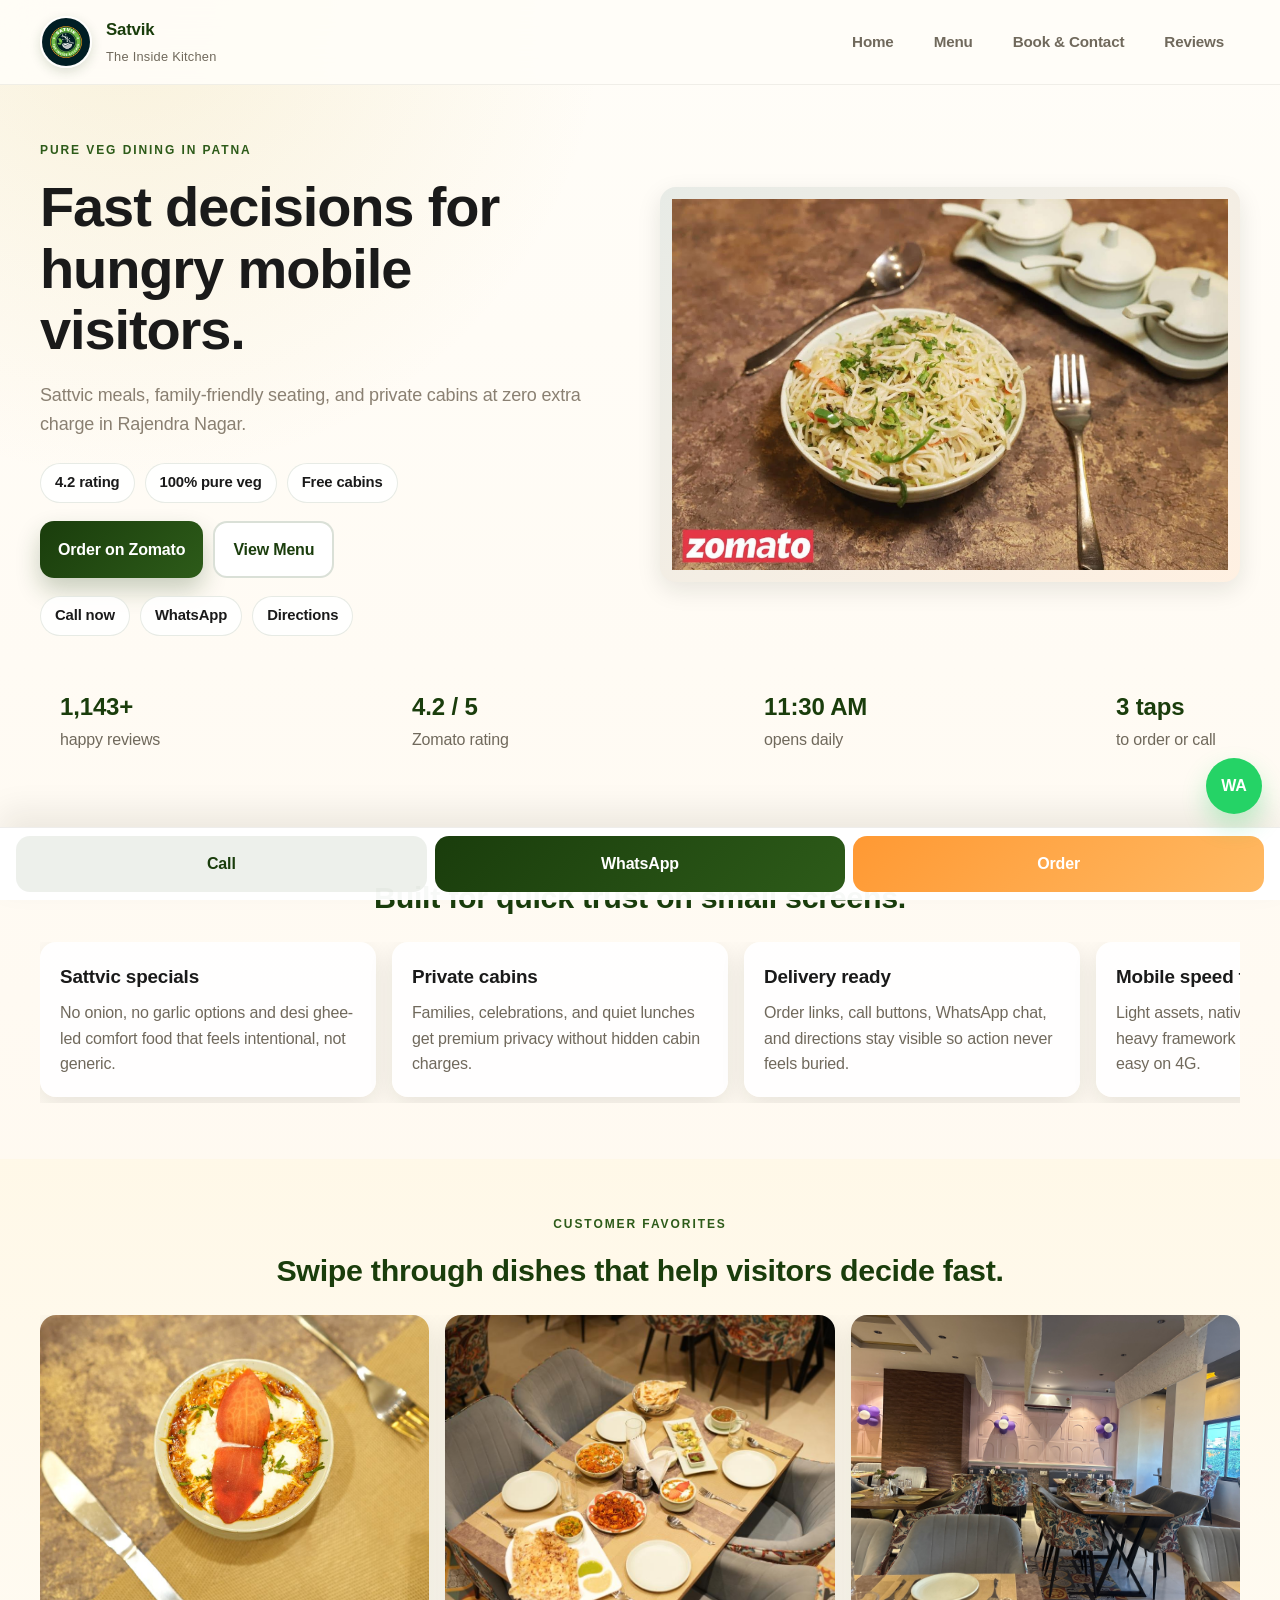
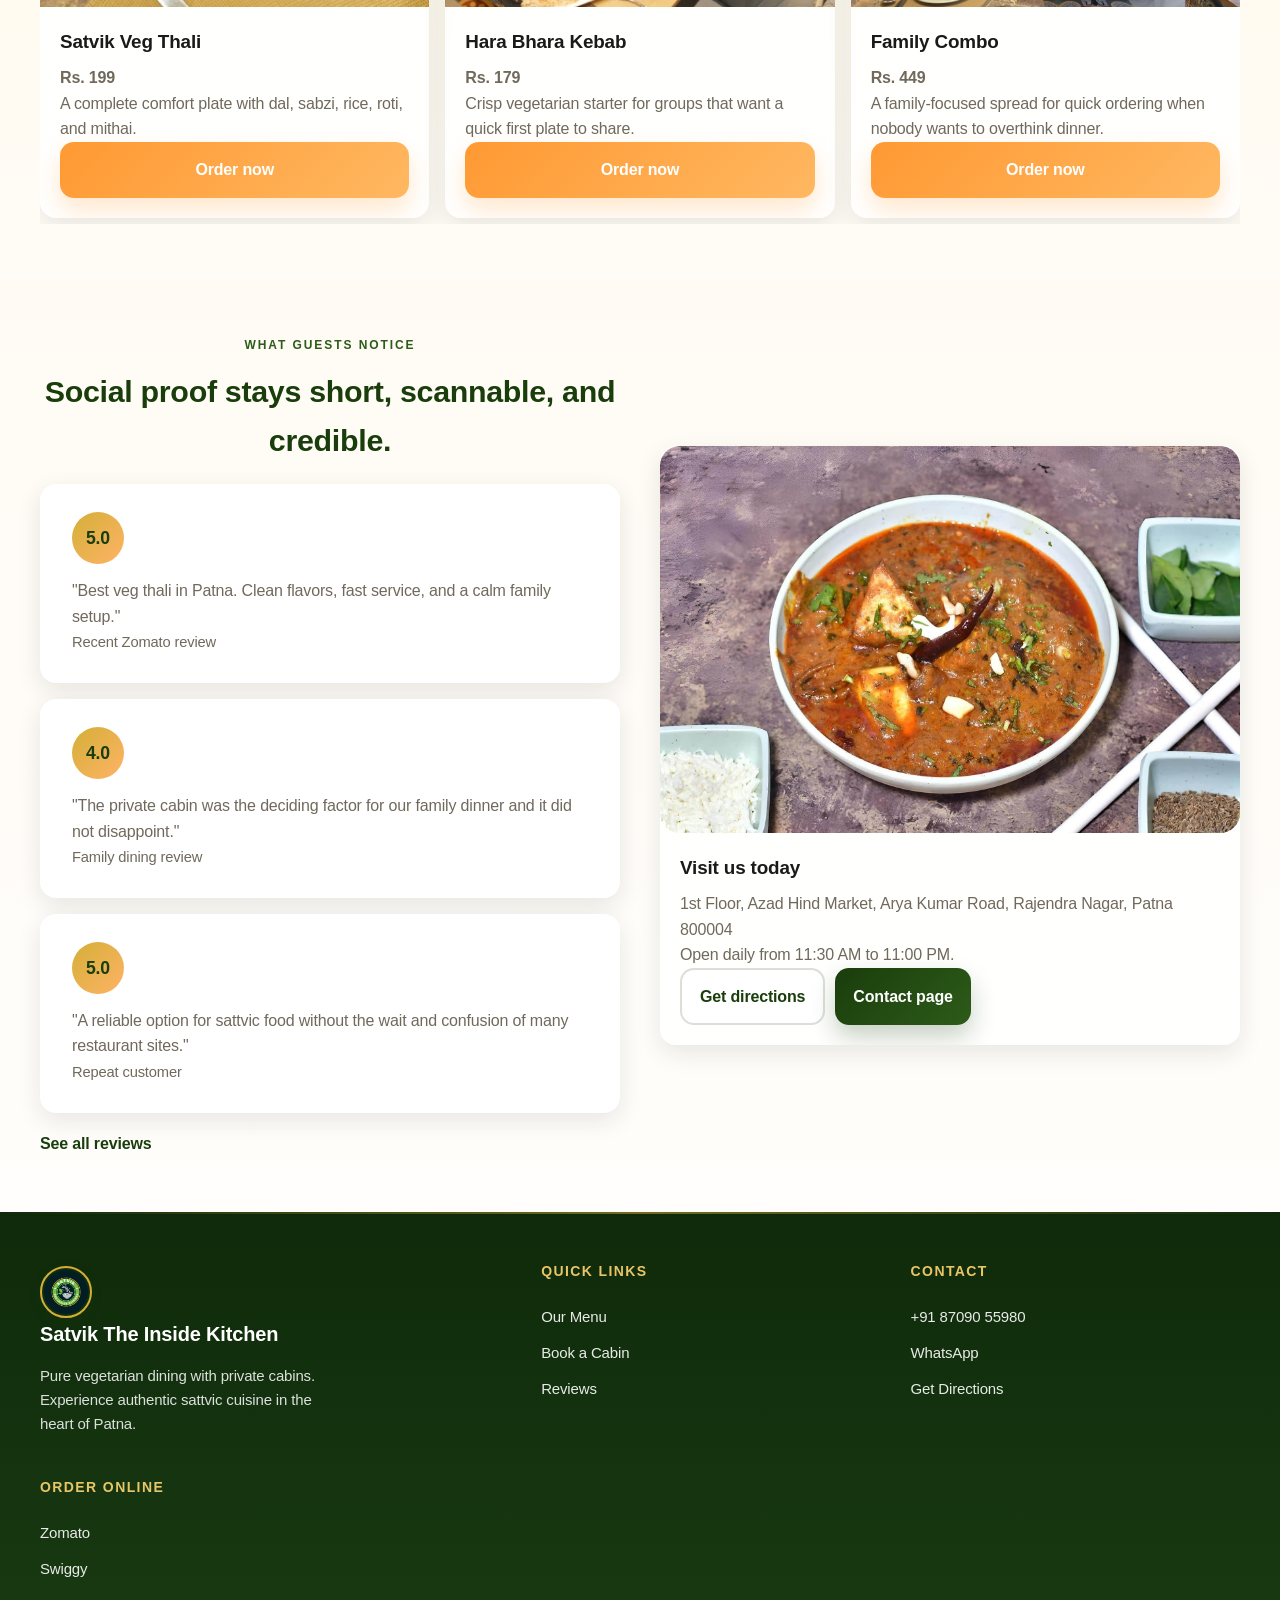
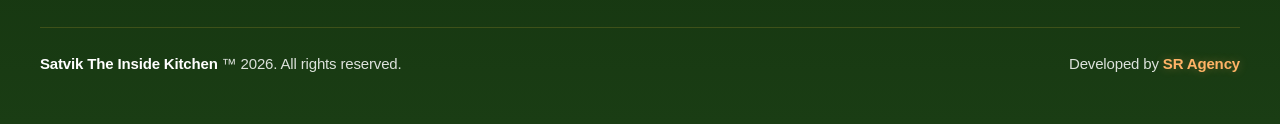
<file: index.html>
<!DOCTYPE html>
<html lang="en">
<head>
  <meta charset="UTF-8">
  <meta name="viewport" content="width=device-width, initial-scale=1.0, maximum-scale=5.0, user-scalable=yes">
  <title>Satvik The Inside Kitchen | Pure Veg Restaurant in Patna</title>
  <meta name="description" content="Satvik The Inside Kitchen is a mobile-first pure vegetarian restaurant website for diners in Patna looking for sattvic meals, private cabins, family dining, and quick ordering.">
  <meta name="theme-color" content="#1A3D0C">
  <meta name="format-detection" content="telephone=no">
  <link rel="manifest" href="manifest.json">
  <link rel="icon" href="assets/img/logo.jpg" type="image/jpeg">
  <link rel="preload" href="assets/css/styles.css" as="style">
  <link rel="stylesheet" href="assets/css/styles.css">
  <meta property="og:title" content="Satvik The Inside Kitchen | Pure Veg Restaurant in Patna">
  <meta property="og:description" content="Pure veg dining, free private cabins, and fast mobile ordering for Patna.">
  <meta property="og:type" content="website">
  <meta property="og:image" content="assets/img/interior-1.jpg">
  <script type="application/ld+json">
    {
      "@context": "https://schema.org",
      "@type": "Restaurant",
      "name": "Satvik The Inside Kitchen",
      "image": "https://srmohitkr.github.io/logo.jpg",
      "address": {
        "@type": "PostalAddress",
        "streetAddress": "1st Floor, Azad Hind Market, Arya Kumar Road",
        "addressLocality": "Patna",
        "addressRegion": "Bihar",
        "postalCode": "800004",
        "addressCountry": "IN"
      },
      "geo": {
        "@type": "GeoCoordinates",
        "latitude": "25.5941",
        "longitude": "85.1376"
      },
      "telephone": "+918709055980",
      "servesCuisine": "Vegetarian, North Indian, South Indian",
      "priceRange": "INR 200-600",
      "openingHours": "Mo-Su 11:30-23:00",
      "aggregateRating": {
        "@type": "AggregateRating",
        "ratingValue": "4.2",
        "reviewCount": "1143"
      }
    }
  </script>
</head>
<body data-page="home">
  <div class="site-shell">
    <header class="site-header">
      <div class="container nav-row">
        <a class="brand" href="index.html" aria-label="Satvik The Inside Kitchen home">
          <img src="assets/img/logo.jpg" alt="Satvik The Inside Kitchen logo" width="52" height="52">
          <span class="brand-copy">
            <strong>Satvik</strong>
            <span>The Inside Kitchen</span>
          </span>
        </a>
        <button class="menu-toggle" type="button" aria-expanded="false" aria-controls="mobile-menu">
          <span></span>
          <span></span>
          <span></span>
          <span class="sr-only">Open navigation</span>
        </button>
        <nav class="desktop-nav" aria-label="Primary">
          <a href="index.html">Home</a>
          <a href="menu.html">Menu</a>
          <a href="cabins.html">Book & Contact</a>
          <a href="reviews.html">Reviews</a>
        </nav>
      </div>
      <div class="mobile-menu" id="mobile-menu" hidden>
        <div class="mobile-menu__panel">
          <div class="mobile-menu__top">
            <p class="eyebrow">Quick access</p>
            <button class="menu-close" type="button" aria-label="Close navigation">Close</button>
          </div>
          <nav class="mobile-menu__links" aria-label="Mobile">
            <a href="index.html">Home</a>
            <a href="menu.html">Menu</a>
            <a href="cabins.html">Book Cabins</a>
            <a href="reviews.html">Reviews</a>
          </nav>
          <div class="mobile-menu__actions">
            <a class="btn btn-primary" href="https://www.zomato.com/search?query=Satvik%20The%20Inside%20Kitchen%20Patna" target="_blank" rel="noreferrer">Order on Zomato</a>
            <a class="btn btn-secondary" href="https://www.swiggy.com/search?query=Satvik%20The%20Inside%20Kitchen" target="_blank" rel="noreferrer">Order on Swiggy</a>
          </div>
          <div class="mobile-menu__meta">
            <p><a href="tel:+918709055980">Call +91 87090 55980</a></p>
            <p>Open daily, 11:30 AM to 11:00 PM</p>
          </div>
        </div>
      </div>
    </header>

    <main>
      <section class="hero">
        <div class="container hero-grid">
          <div class="hero-copy">
            <p class="eyebrow">Pure veg dining in Patna</p>
            <h1>Fast decisions for hungry mobile visitors.</h1>
            <p class="lead">Sattvic meals, family-friendly seating, and private cabins at zero extra charge in Rajendra Nagar.</p>
            <div class="trust-badges" aria-label="Trust highlights">
              <span>4.2 rating</span>
              <span>100% pure veg</span>
              <span>Free cabins</span>
            </div>
            <div class="hero-actions">
              <a class="btn btn-primary" href="https://www.zomato.com/search?query=Satvik%20The%20Inside%20Kitchen%20Patna" target="_blank" rel="noreferrer">Order on Zomato</a>
              <a class="btn btn-secondary" href="menu.html">View Menu</a>
            </div>
            <div class="quick-strip">
              <a href="tel:+918709055980">Call now</a>
              <a href="https://wa.me/918709055980?text=Hi%2C%20I%20want%20to%20order%20from%20Satvik%20The%20Inside%20Kitchen." target="_blank" rel="noreferrer">WhatsApp</a>
              <a href="https://maps.app.goo.gl/a57dWRMNnk5Z7AGJ7" target="_blank" rel="noreferrer">Directions</a>
            </div>
          </div>
          <div class="hero-media">
            <img src="assets/img/interior-1.jpg" alt="Satvik restaurant interior" width="720" height="540">
          </div>
        </div>
      </section>

      <section class="stats-strip">
        <div class="container scroller" data-carousel="stats">
          <article class="stat-card">
            <strong>1,143+</strong>
            <span>happy reviews</span>
          </article>
          <article class="stat-card">
            <strong>4.2 / 5</strong>
            <span>Zomato rating</span>
          </article>
          <article class="stat-card">
            <strong>11:30 AM</strong>
            <span>opens daily</span>
          </article>
          <article class="stat-card">
            <strong>3 taps</strong>
            <span>to order or call</span>
          </article>
        </div>
      </section>

      <section class="section">
        <div class="container">
          <div class="section-heading">
            <p class="eyebrow">Why Patna chooses us</p>
            <h2>Built for quick trust on small screens.</h2>
          </div>
          <div class="feature-rail scroller" data-carousel="features">
            <article class="info-card feature-card">
              <h3>Sattvic specials</h3>
              <p>No onion, no garlic options and desi ghee-led comfort food that feels intentional, not generic.</p>
            </article>
            <article class="info-card feature-card">
              <h3>Private cabins</h3>
              <p>Families, celebrations, and quiet lunches get premium privacy without hidden cabin charges.</p>
            </article>
            <article class="info-card feature-card">
              <h3>Delivery ready</h3>
              <p>Order links, call buttons, WhatsApp chat, and directions stay visible so action never feels buried.</p>
            </article>
            <article class="info-card feature-card">
              <h3>Mobile speed first</h3>
              <p>Light assets, native lazy loading, and no heavy framework runtime keep the site easy on 4G.</p>
            </article>
          </div>
        </div>
      </section>

      <section class="section section-cream">
        <div class="container">
          <div class="section-heading">
            <p class="eyebrow">Customer favorites</p>
            <h2>Swipe through dishes that help visitors decide fast.</h2>
          </div>
          <div class="dish-carousel scroller" data-carousel="dishes">
            <article class="dish-card">
              <img src="assets/img/dish-dal.jpg" alt="Satvik Dal with Cream" width="480" height="360" loading="lazy">
              <div class="dish-card__body">
                <h3>Satvik Veg Thali</h3>
                <p class="price">Rs. 199</p>
                <p>A complete comfort plate with dal, sabzi, rice, roti, and mithai.</p>
                <a class="btn btn-accent" href="https://wa.me/918709055980?text=Hi%2C%20I%20want%20to%20order%20the%20Satvik%20Veg%20Thali." target="_blank" rel="noreferrer">Order now</a>
              </div>
            </article>
            <article class="dish-card">
              <img src="assets/img/table-spread.jpg" alt="Family Dining Spread" width="480" height="360" loading="lazy">
              <div class="dish-card__body">
                <h3>Hara Bhara Kebab</h3>
                <p class="price">Rs. 179</p>
                <p>Crisp vegetarian starter for groups that want a quick first plate to share.</p>
                <a class="btn btn-accent" href="https://wa.me/918709055980?text=Hi%2C%20I%20want%20to%20order%20Hara%20Bhara%20Kebab." target="_blank" rel="noreferrer">Order now</a>
              </div>
            </article>
            <article class="dish-card">
              <img src="assets/img/interior-wide.jpg" alt="Restaurant Atmosphere" width="480" height="360" loading="lazy">
              <div class="dish-card__body">
                <h3>Family Combo</h3>
                <p class="price">Rs. 449</p>
                <p>A family-focused spread for quick ordering when nobody wants to overthink dinner.</p>
                <a class="btn btn-accent" href="https://wa.me/918709055980?text=Hi%2C%20I%20want%20to%20order%20the%20Family%20Combo." target="_blank" rel="noreferrer">Order now</a>
              </div>
            </article>
          </div>
        </div>
      </section>

      <section class="section">
        <div class="container split-grid">
          <div>
            <div class="section-heading">
              <p class="eyebrow">What guests notice</p>
              <h2>Social proof stays short, scannable, and credible.</h2>
            </div>
            <div class="stack">
              <article class="info-card review-card">
                <strong>5.0</strong>
                <p>"Best veg thali in Patna. Clean flavors, fast service, and a calm family setup."</p>
                <span>Recent Zomato review</span>
              </article>
              <article class="info-card review-card">
                <strong>4.0</strong>
                <p>"The private cabin was the deciding factor for our family dinner and it did not disappoint."</p>
                <span>Family dining review</span>
              </article>
              <article class="info-card review-card">
                <strong>5.0</strong>
                <p>"A reliable option for sattvic food without the wait and confusion of many restaurant sites."</p>
                <span>Repeat customer</span>
              </article>
            </div>
            <a class="text-link" href="reviews.html">See all reviews</a>
          </div>
          <div class="location-panel">
            <img src="assets/img/interior-2.jpg" alt="Restaurant interior at Satvik" width="640" height="480" loading="lazy">
            <div class="location-panel__body">
              <h3>Visit us today</h3>
              <p>1st Floor, Azad Hind Market, Arya Kumar Road, Rajendra Nagar, Patna 800004</p>
              <p>Open daily from 11:30 AM to 11:00 PM.</p>
              <div class="location-actions">
                <a class="btn btn-secondary" href="https://maps.app.goo.gl/a57dWRMNnk5Z7AGJ7" target="_blank" rel="noreferrer">Get directions</a>
                <a class="btn btn-primary" href="cabins.html">Contact page</a>
              </div>
            </div>
          </div>
        </div>
      </section>
    </main>

    <footer class="site-footer">
      <div class="container">
        <div class="footer-grid">
          <div>
            <a class="brand brand-footer" href="index.html">
              <img src="assets/img/logo.jpg" alt="" width="48" height="48">
              <div>
                <h3>Satvik The Inside Kitchen</h3>
              </div>
            </a>
            <p class="footer-description">Pure vegetarian dining with private cabins. Experience authentic sattvic cuisine in the heart of Patna.</p>
          </div>
          <div>
            <h2>Quick Links</h2>
            <a href="menu.html">Our Menu</a>
            <a href="cabins.html">Book a Cabin</a>
            <a href="reviews.html">Reviews</a>
          </div>
          <div>
            <h2>Contact</h2>
            <a href="tel:+918709055980">+91 87090 55980</a>
            <a href="https://wa.me/918709055980" target="_blank" rel="noreferrer">WhatsApp</a>
            <a href="https://maps.app.goo.gl/a57dWRMNnk5Z7AGJ7" target="_blank" rel="noreferrer">Get Directions</a>
          </div>
          <div>
            <h2>Order Online</h2>
            <a href="https://www.zomato.com/search?query=Satvik%20The%20Inside%20Kitchen%20Patna" target="_blank" rel="noreferrer">Zomato</a>
            <a href="https://www.swiggy.com/search?query=Satvik%20The%20Inside%20Kitchen" target="_blank" rel="noreferrer">Swiggy</a>
          </div>
        </div>
        <div class="footer-bottom">
          <p class="footer-trademark"><strong>Satvik The Inside Kitchen</strong> &trade; 2026. All rights reserved.</p>
          <p class="footer-developer">Developed by <span class="highlight">SR Agency</span></p>
        </div>
      </div>
    </footer>

    <div class="bottom-action-bar" aria-label="Quick actions">
      <a href="tel:+918709055980">Call</a>
      <a class="is-primary" href="https://wa.me/918709055980?text=Hi%2C%20I%20want%20to%20place%20an%20order." target="_blank" rel="noreferrer">WhatsApp</a>
      <a class="is-accent" href="https://www.zomato.com/search?query=Satvik%20The%20Inside%20Kitchen%20Patna" target="_blank" rel="noreferrer">Order</a>
    </div>
    <a class="whatsapp-fab" href="https://wa.me/918709055980?text=Hi%2C%20I%20want%20to%20place%20an%20order." target="_blank" rel="noreferrer" aria-label="Chat on WhatsApp">WA</a>
  </div>
  <script src="assets/js/app.js" defer></script>
</body>
</html>
</file>
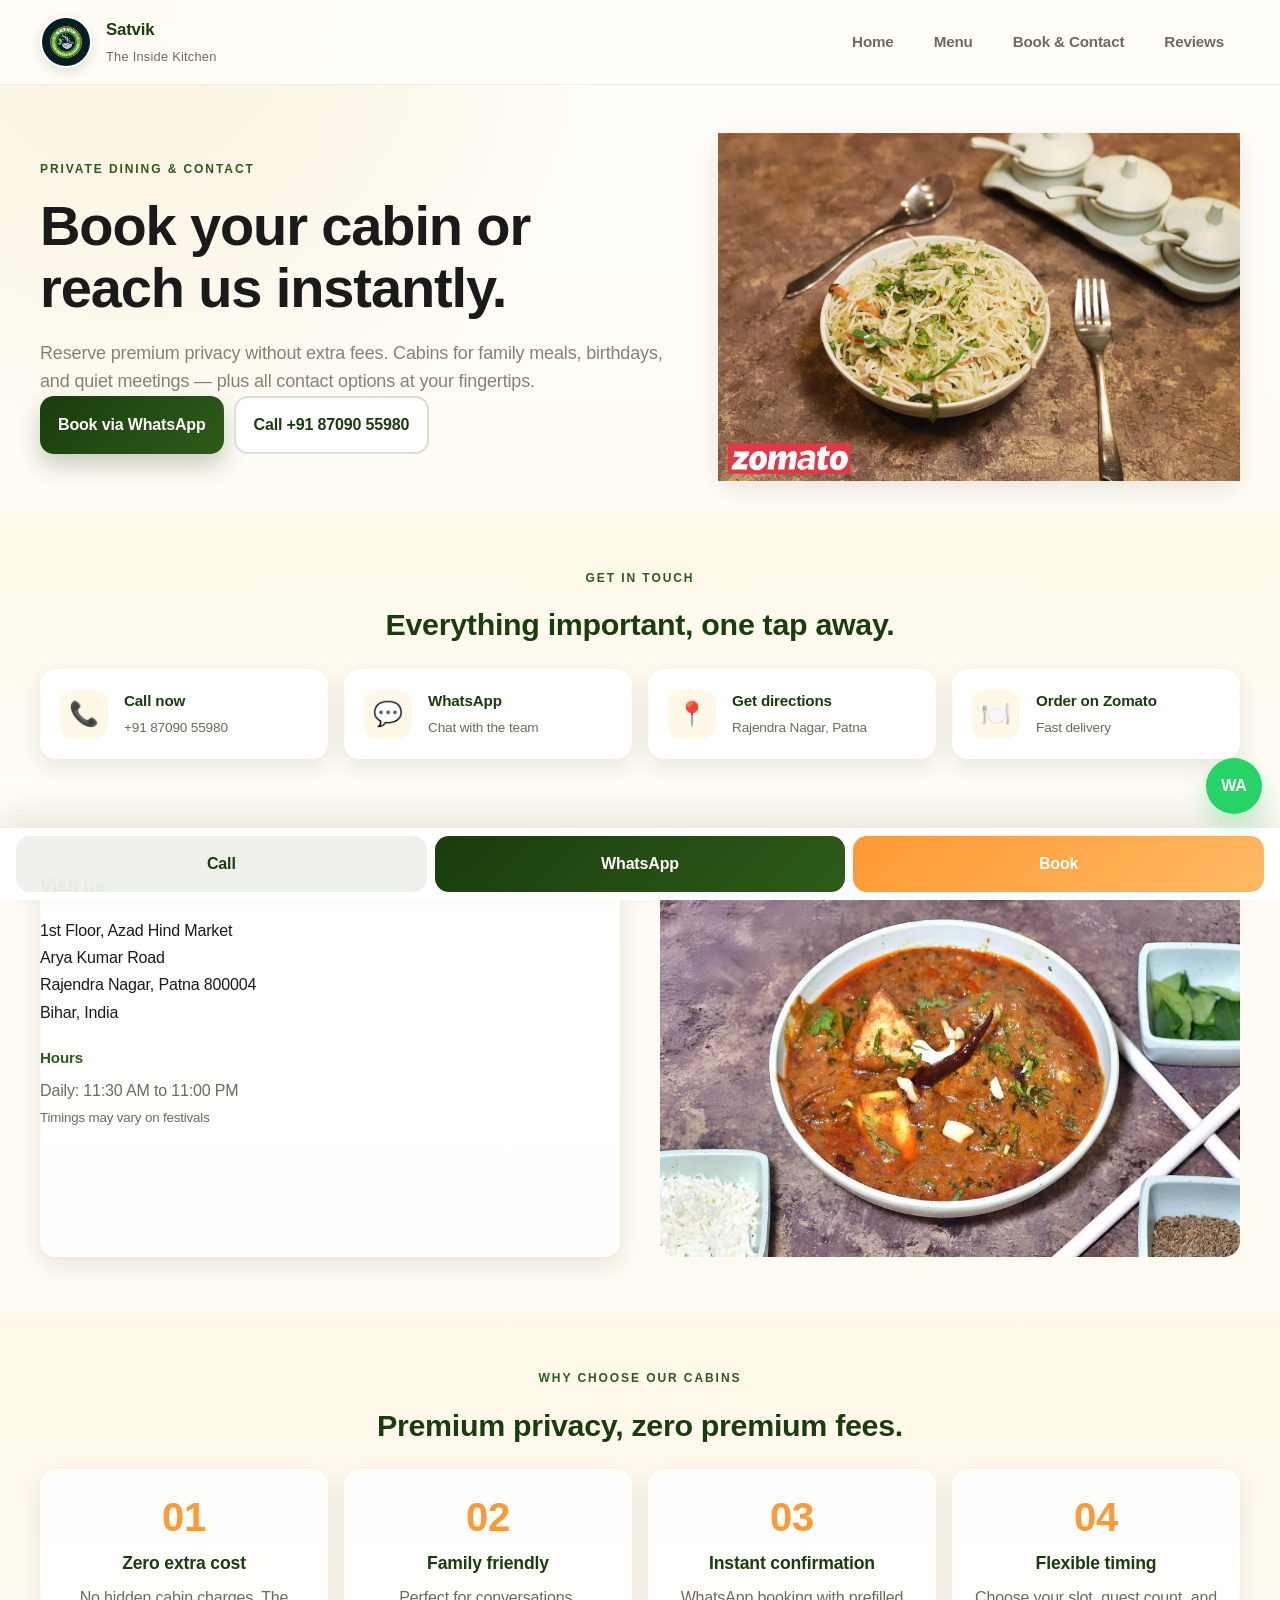
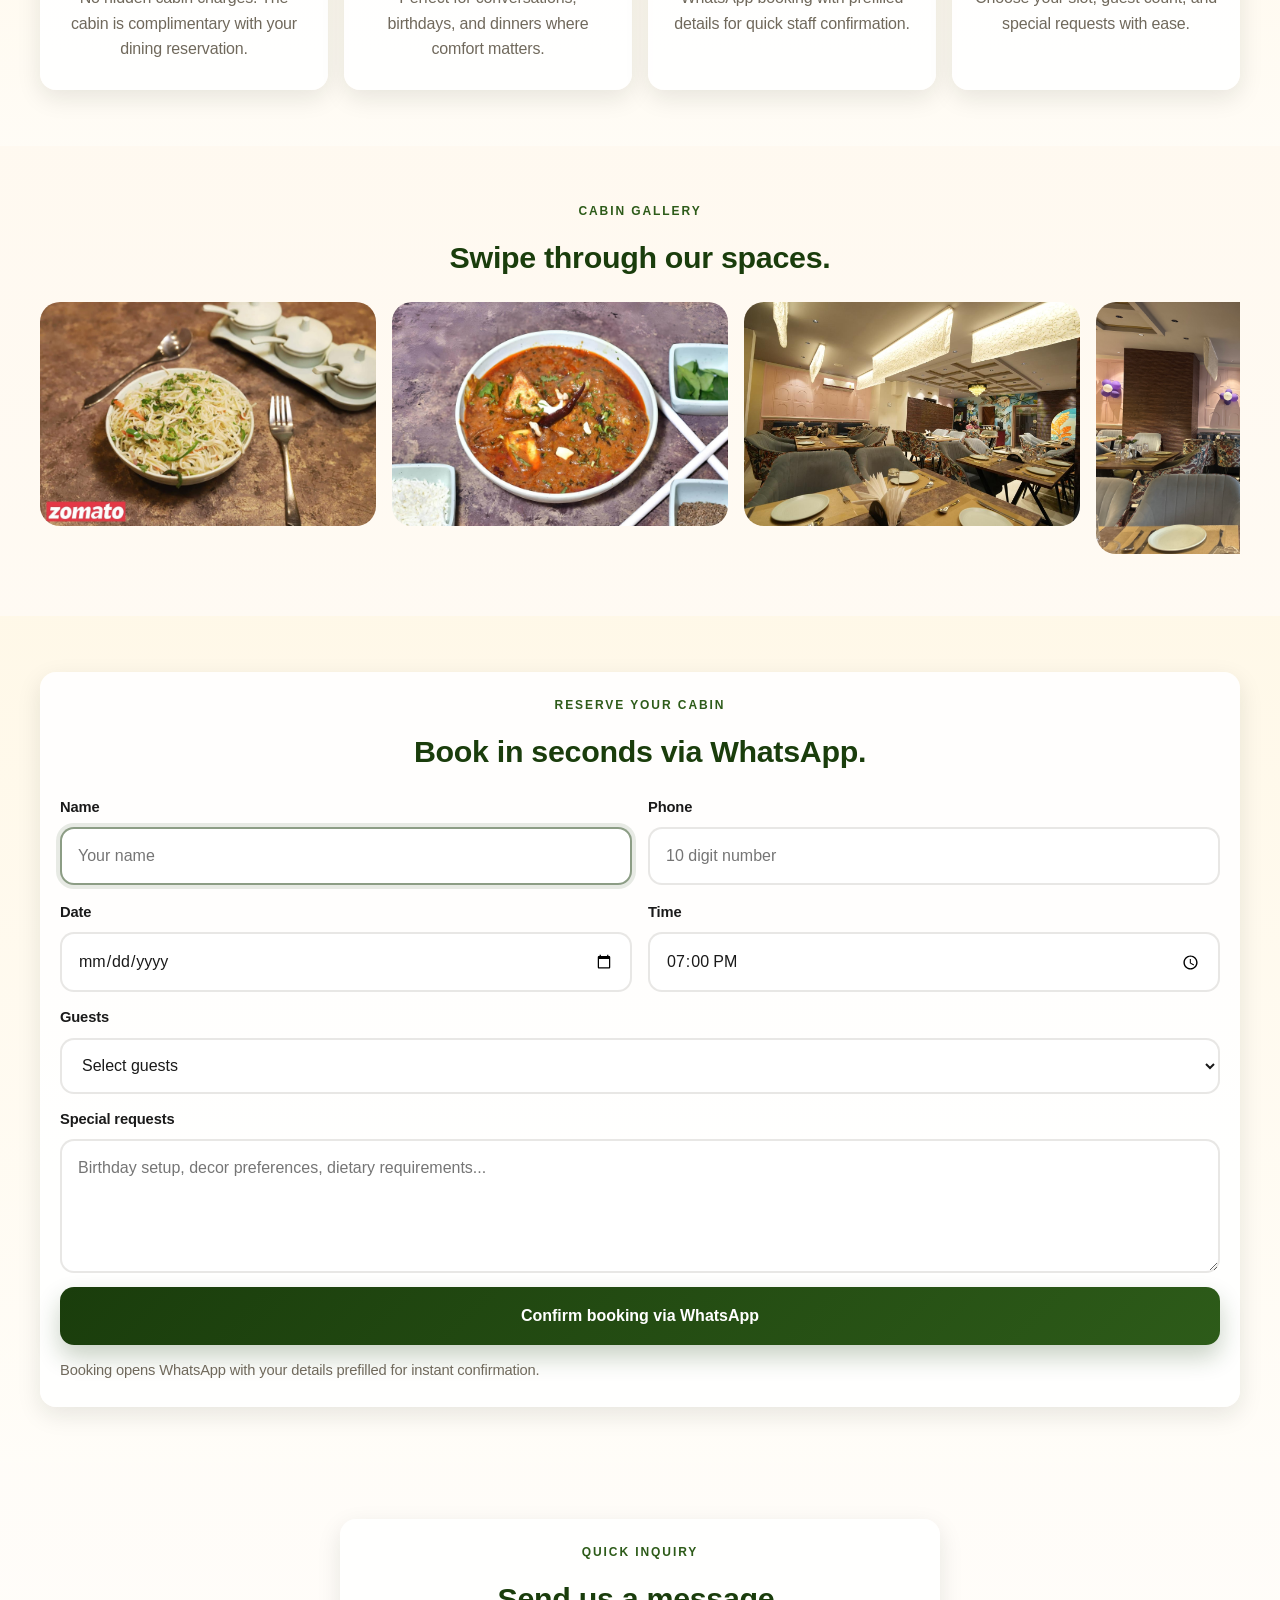
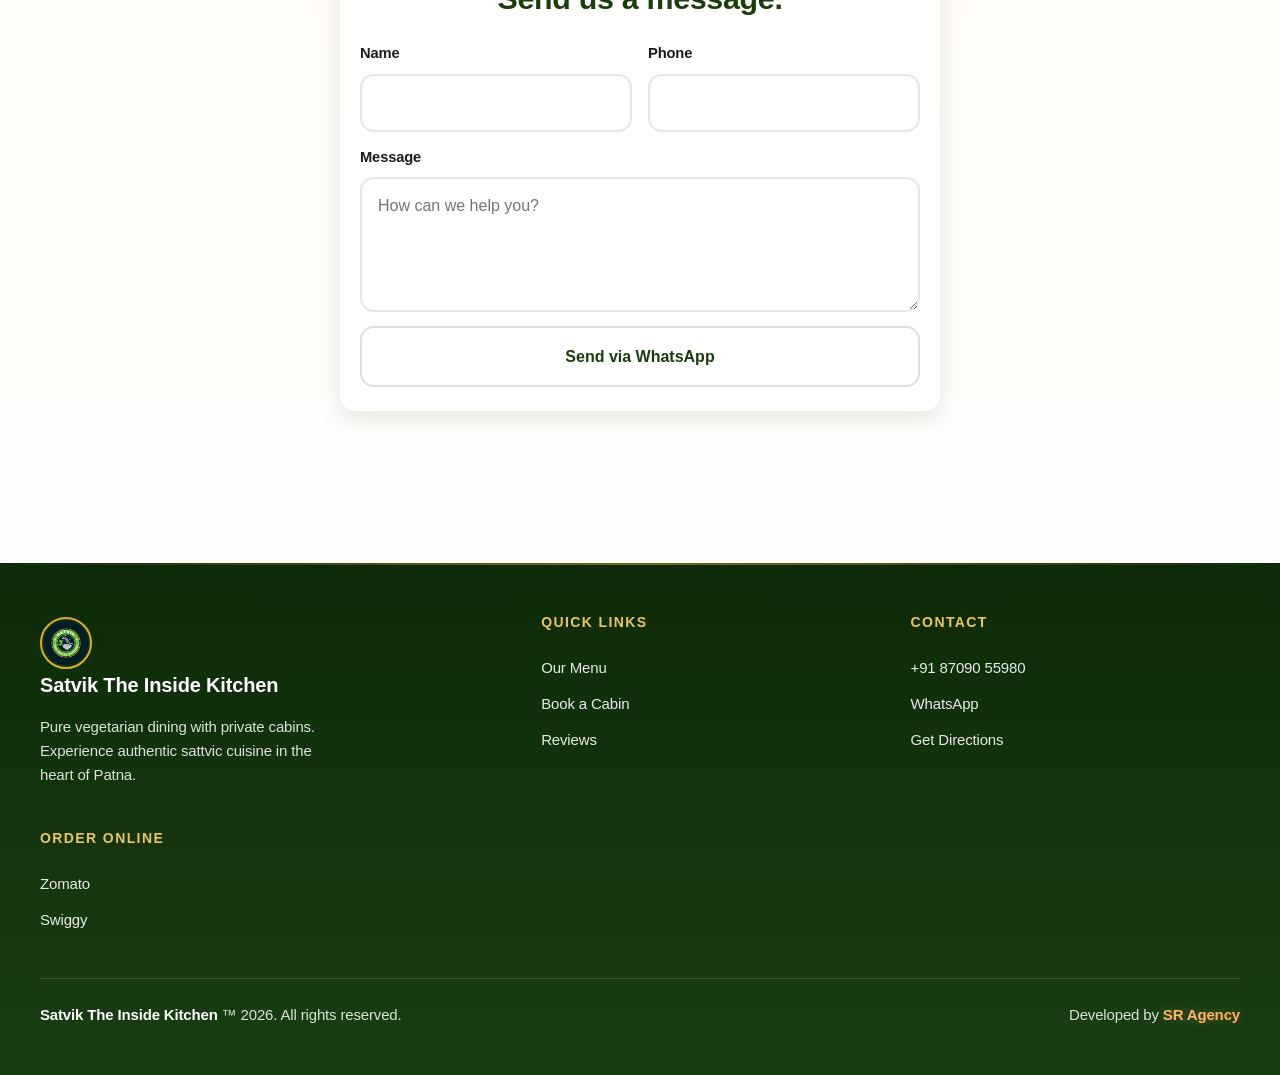
<file: cabins.html>
<!DOCTYPE html>
<html lang="en">
<head>
  <meta charset="UTF-8">
  <meta name="viewport" content="width=device-width, initial-scale=1.0, maximum-scale=5.0, user-scalable=yes">
  <title>Book & Contact | Satvik The Inside Kitchen</title>
  <meta name="description" content="Book a private dining cabin or contact Satvik The Inside Kitchen in Patna. WhatsApp, call, or get directions instantly.">
  <link rel="manifest" href="manifest.json">
  <link rel="stylesheet" href="assets/css/styles.css">
</head>
<body data-page="cabins">
  <header class="site-header">
    <div class="container nav-row">
      <a class="brand" href="index.html">
        <img src="assets/img/logo.jpg" alt="Satvik logo" width="52" height="52">
        <span class="brand-copy">
          <strong>Satvik</strong>
          <span>The Inside Kitchen</span>
        </span>
      </a>
      <button class="menu-toggle" type="button" aria-expanded="false" aria-controls="mobile-menu">
        <span></span>
        <span></span>
        <span></span>
        <span class="sr-only">Open navigation</span>
      </button>
      <nav class="desktop-nav" aria-label="Primary">
        <a href="index.html">Home</a>
        <a href="menu.html">Menu</a>
        <a href="cabins.html">Book & Contact</a>
        <a href="reviews.html">Reviews</a>
      </nav>
    </div>
    <div class="mobile-menu" id="mobile-menu" hidden>
      <div class="mobile-menu__panel">
        <div class="mobile-menu__top">
          <p class="eyebrow">Quick access</p>
          <button class="menu-close" type="button" aria-label="Close navigation">Close</button>
        </div>
        <nav class="mobile-menu__links" aria-label="Mobile">
          <a href="index.html">Home</a>
          <a href="menu.html">Menu</a>
          <a href="cabins.html">Book Cabins</a>
          <a href="reviews.html">Reviews</a>
        </nav>
      </div>
    </div>
  </header>

  <main class="page-main">
    <section class="page-hero">
      <div class="container split-grid split-grid--hero">
        <div>
          <p class="eyebrow">Private Dining & Contact</p>
          <h1>Book your cabin or reach us instantly.</h1>
          <p class="lead">Reserve premium privacy without extra fees. Cabins for family meals, birthdays, and quiet meetings — plus all contact options at your fingertips.</p>
          <div class="hero-actions">
            <a class="btn btn-primary" href="#booking-form">Book via WhatsApp</a>
            <a class="btn btn-secondary" href="tel:+918709055980">Call +91 87090 55980</a>
          </div>
        </div>
        <div class="media-card">
          <img src="assets/img/interior-1.jpg" alt="Private dining cabin at Satvik" width="640" height="480">
        </div>
      </div>
    </section>

    <section class="section section-cream">
      <div class="container">
        <div class="section-heading">
          <p class="eyebrow">Get in touch</p>
          <h2>Everything important, one tap away.</h2>
        </div>
        <div class="contact-grid">
          <a class="contact-card" href="tel:+918709055980">
            <div class="contact-icon">📞</div>
            <div class="contact-info">
              <strong>Call now</strong>
              <span>+91 87090 55980</span>
            </div>
          </a>
          <a class="contact-card" href="https://wa.me/918709055980?text=Hi%2C%20I%20want%20to%20contact%20Satvik%20The%20Inside%20Kitchen." target="_blank" rel="noreferrer">
            <div class="contact-icon">💬</div>
            <div class="contact-info">
              <strong>WhatsApp</strong>
              <span>Chat with the team</span>
            </div>
          </a>
          <a class="contact-card" href="https://maps.app.goo.gl/a57dWRMNnk5Z7AGJ7" target="_blank" rel="noreferrer">
            <div class="contact-icon">📍</div>
            <div class="contact-info">
              <strong>Get directions</strong>
              <span>Rajendra Nagar, Patna</span>
            </div>
          </a>
          <a class="contact-card" href="https://www.zomato.com/search?query=Satvik%20The%20Inside%20Kitchen%20Patna" target="_blank" rel="noreferrer">
            <div class="contact-icon">🍽️</div>
            <div class="contact-info">
              <strong>Order on Zomato</strong>
              <span>Fast delivery</span>
            </div>
          </a>
        </div>
      </div>
    </section>

    <section class="section">
      <div class="container">
        <div class="split-grid info-section">
          <article class="info-card location-card">
            <h2>Visit us</h2>
            <p class="address">1st Floor, Azad Hind Market<br>Arya Kumar Road<br>Rajendra Nagar, Patna 800004<br>Bihar, India</p>
            <div class="hours">
              <h3>Hours</h3>
              <p>Daily: 11:30 AM to 11:00 PM<br><small>Timings may vary on festivals</small></p>
            </div>
          </article>
          <div class="map-wrapper">
            <img src="assets/img/interior-2.jpg" alt="Satvik restaurant interior" width="720" height="480" loading="lazy">
          </div>
        </div>
      </div>
    </section>

    <section class="section section-cream">
      <div class="container">
        <div class="section-heading">
          <p class="eyebrow">Why choose our cabins</p>
          <h2>Premium privacy, zero premium fees.</h2>
        </div>
        <div class="features-grid">
          <article class="info-card feature-highlight">
            <div class="feature-number">01</div>
            <h3>Zero extra cost</h3>
            <p>No hidden cabin charges. The cabin is complimentary with your dining reservation.</p>
          </article>
          <article class="info-card feature-highlight">
            <div class="feature-number">02</div>
            <h3>Family friendly</h3>
            <p>Perfect for conversations, birthdays, and dinners where comfort matters.</p>
          </article>
          <article class="info-card feature-highlight">
            <div class="feature-number">03</div>
            <h3>Instant confirmation</h3>
            <p>WhatsApp booking with prefilled details for quick staff confirmation.</p>
          </article>
          <article class="info-card feature-highlight">
            <div class="feature-number">04</div>
            <h3>Flexible timing</h3>
            <p>Choose your slot, guest count, and special requests with ease.</p>
          </article>
        </div>
      </div>
    </section>

    <section class="section">
      <div class="container">
        <div class="section-heading">
          <p class="eyebrow">Cabin gallery</p>
          <h2>Swipe through our spaces.</h2>
        </div>
        <div class="gallery-rail scroller" data-carousel="cabins">
          <img src="assets/img/interior-1.jpg" alt="Private cabin overview" width="540" height="400" loading="lazy">
          <img src="assets/img/interior-2.jpg" alt="Cabin table setup" width="540" height="400" loading="lazy">
          <img src="assets/img/hero-restaurant.jpg" alt="Restaurant ambiance" width="540" height="400" loading="lazy">
          <img src="assets/img/interior-wide.jpg" alt="Full dining area" width="540" height="400" loading="lazy">
        </div>
      </div>
    </section>

    <section class="section section-cream" id="booking-form">
      <div class="container">
        <div class="form-panel">
          <div class="section-heading">
            <p class="eyebrow">Reserve your cabin</p>
            <h2>Book in seconds via WhatsApp.</h2>
          </div>
          <form class="booking-form" data-booking-form novalidate>
            <div class="form-grid">
              <label>
                <span>Name</span>
                <input type="text" name="name" placeholder="Your name" autocomplete="name" required>
              </label>
              <label>
                <span>Phone</span>
                <input type="tel" name="phone" placeholder="10 digit number" inputmode="numeric" pattern="[0-9]{10}" autocomplete="tel" required>
              </label>
              <label>
                <span>Date</span>
                <input type="date" name="date" min="2026-04-10" required>
              </label>
              <label>
                <span>Time</span>
                <input type="time" name="time" value="19:00" required>
              </label>
            </div>
            <label class="form-full">
              <span>Guests</span>
              <select name="guests" required>
                <option value="">Select guests</option>
                <option>2-4 people</option>
                <option>5-8 people</option>
                <option>9+ people</option>
              </select>
            </label>
            <label class="form-full">
              <span>Special requests</span>
              <textarea name="notes" rows="4" placeholder="Birthday setup, decor preferences, dietary requirements..."></textarea>
            </label>
            <button class="btn btn-primary btn-large" type="submit">Confirm booking via WhatsApp</button>
            <p class="form-note">Booking opens WhatsApp with your details prefilled for instant confirmation.</p>
          </form>
        </div>
      </div>
    </section>

    <section class="section">
      <div class="container">
        <div class="form-panel contact-form-panel">
          <div class="section-heading">
            <p class="eyebrow">Quick inquiry</p>
            <h2>Send us a message.</h2>
          </div>
          <form class="contact-form" data-contact-form novalidate>
            <div class="form-grid">
              <label>
                <span>Name</span>
                <input type="text" name="name" autocomplete="name" required>
              </label>
              <label>
                <span>Phone</span>
                <input type="tel" name="phone" autocomplete="tel" inputmode="numeric" required>
              </label>
            </div>
            <label class="form-full">
              <span>Message</span>
              <textarea name="message" rows="4" placeholder="How can we help you?" required></textarea>
            </label>
            <button class="btn btn-secondary btn-large" type="submit">Send via WhatsApp</button>
          </form>
        </div>
      </div>
    </section>
  </main>

    <footer class="site-footer">
      <div class="container">
        <div class="footer-grid">
          <div>
            <a class="brand brand-footer" href="index.html">
              <img src="assets/img/logo.jpg" alt="" width="48" height="48">
              <div>
                <h3>Satvik The Inside Kitchen</h3>
              </div>
            </a>
            <p class="footer-description">Pure vegetarian dining with private cabins. Experience authentic sattvic cuisine in the heart of Patna.</p>
          </div>
          <div>
            <h2>Quick Links</h2>
            <a href="menu.html">Our Menu</a>
            <a href="cabins.html">Book a Cabin</a>
            <a href="reviews.html">Reviews</a>
          </div>
          <div>
            <h2>Contact</h2>
            <a href="tel:+918709055980">+91 87090 55980</a>
            <a href="https://wa.me/918709055980" target="_blank" rel="noreferrer">WhatsApp</a>
            <a href="https://maps.app.goo.gl/a57dWRMNnk5Z7AGJ7" target="_blank" rel="noreferrer">Get Directions</a>
          </div>
          <div>
            <h2>Order Online</h2>
            <a href="https://www.zomato.com/search?query=Satvik%20The%20Inside%20Kitchen%20Patna" target="_blank" rel="noreferrer">Zomato</a>
            <a href="https://www.swiggy.com/search?query=Satvik%20The%20Inside%20Kitchen" target="_blank" rel="noreferrer">Swiggy</a>
          </div>
        </div>
        <div class="footer-bottom">
          <p class="footer-trademark"><strong>Satvik The Inside Kitchen</strong> &trade; 2026. All rights reserved.</p>
          <p class="footer-developer">Developed by <span class="highlight">SR Agency</span></p>
        </div>
      </div>
    </footer>

  <div class="bottom-action-bar" aria-label="Quick actions">
    <a href="tel:+918709055980">Call</a>
    <a class="is-primary" href="https://wa.me/918709055980?text=Hi%2C%20I%20want%20to%20book%20a%20private%20cabin." target="_blank" rel="noreferrer">WhatsApp</a>
    <a class="is-accent" href="#booking-form">Book</a>
  </div>
  <a class="whatsapp-fab" href="https://wa.me/918709055980?text=Hi%2C%20I%20want%20to%20book%20a%20private%20cabin." target="_blank" rel="noreferrer" aria-label="Chat on WhatsApp">WA</a>
  <script src="assets/js/app.js" defer></script>
</body>
</html>
</file>
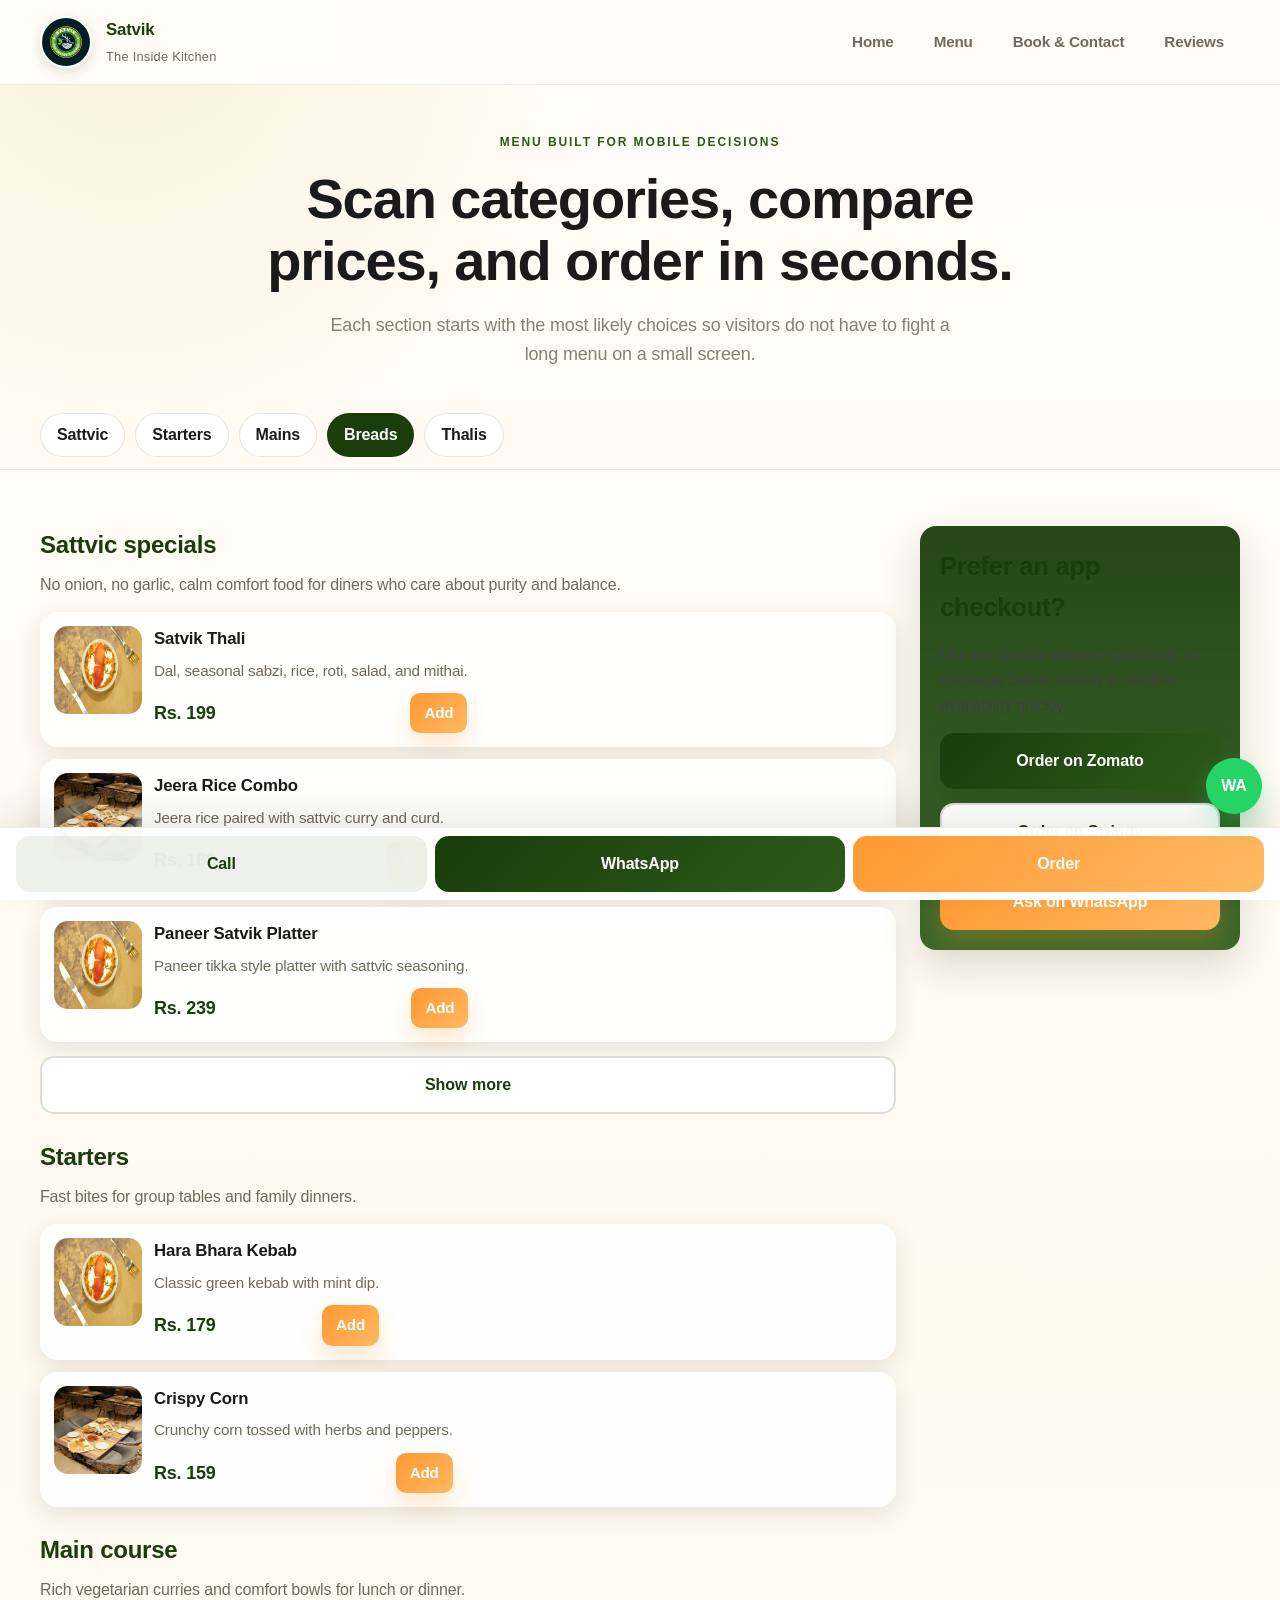
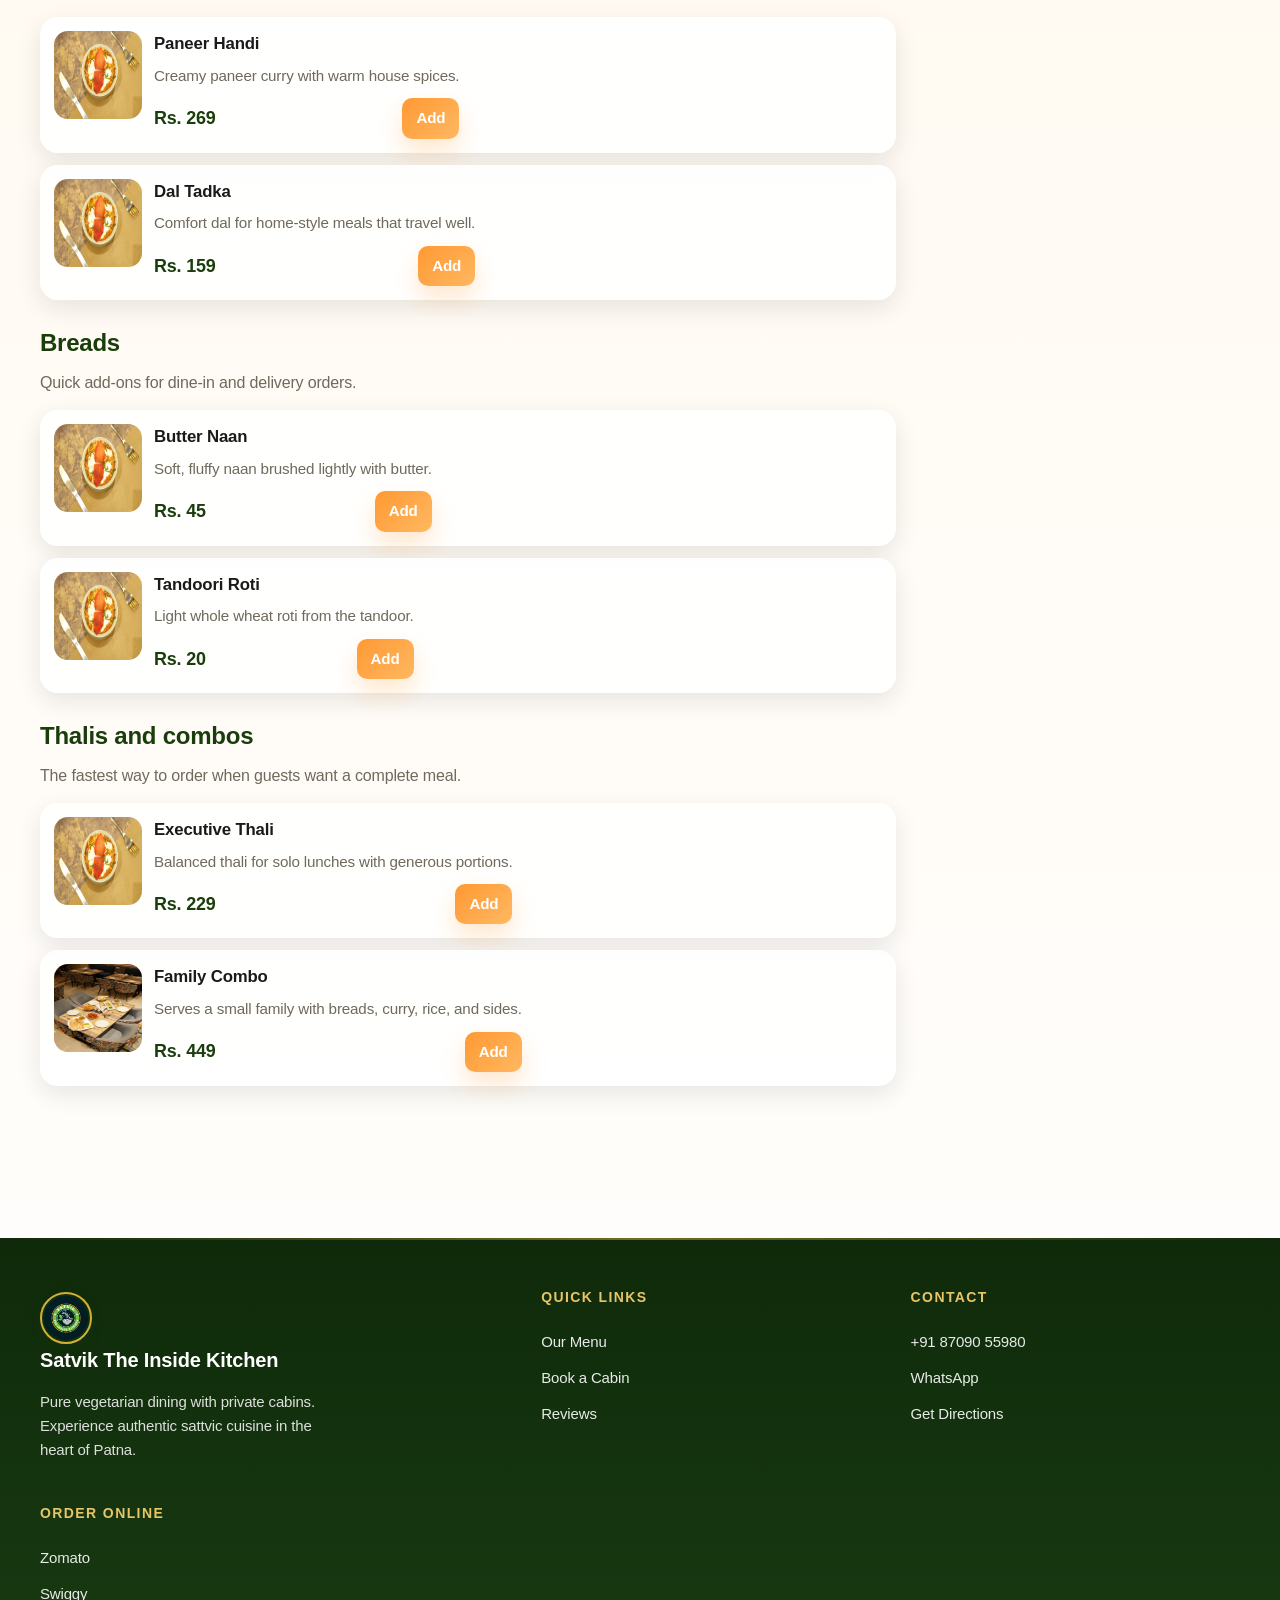
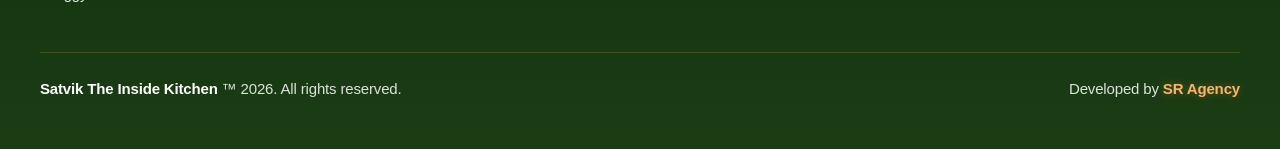
<file: menu.html>
<!DOCTYPE html>
<html lang="en">
<head>
  <meta charset="UTF-8">
  <meta name="viewport" content="width=device-width, initial-scale=1.0, maximum-scale=5.0, user-scalable=yes">
  <title>Menu | Satvik The Inside Kitchen</title>
  <meta name="description" content="Explore the mobile-first menu for Satvik The Inside Kitchen, including sattvic specials, starters, mains, breads, and family thalis.">
  <link rel="manifest" href="manifest.json">
  <link rel="stylesheet" href="assets/css/styles.css">
</head>
<body data-page="menu">
  <header class="site-header">
    <div class="container nav-row">
      <a class="brand" href="index.html">
        <img src="assets/img/logo.jpg" alt="Satvik logo" width="52" height="52">
        <span class="brand-copy">
          <strong>Satvik</strong>
          <span>The Inside Kitchen</span>
        </span>
      </a>
      <button class="menu-toggle" type="button" aria-expanded="false" aria-controls="mobile-menu">
        <span></span>
        <span></span>
        <span></span>
        <span class="sr-only">Open navigation</span>
      </button>
      <nav class="desktop-nav" aria-label="Primary">
        <a href="index.html">Home</a>
        <a href="menu.html">Menu</a>
        <a href="cabins.html">Book & Contact</a>
        <a href="reviews.html">Reviews</a>
      </nav>
    </div>
    <div class="mobile-menu" id="mobile-menu" hidden>
      <div class="mobile-menu__panel">
        <div class="mobile-menu__top">
          <p class="eyebrow">Quick access</p>
          <button class="menu-close" type="button" aria-label="Close navigation">Close</button>
        </div>
        <nav class="mobile-menu__links" aria-label="Mobile">
          <a href="index.html">Home</a>
          <a href="menu.html">Menu</a>
          <a href="cabins.html">Book Cabins</a>
          <a href="reviews.html">Reviews</a>
        </nav>
      </div>
    </div>
  </header>

  <main class="page-main">
    <section class="page-hero page-hero--compact">
      <div class="container">
        <p class="eyebrow">Menu built for mobile decisions</p>
        <h1>Scan categories, compare prices, and order in seconds.</h1>
        <p class="lead">Each section starts with the most likely choices so visitors do not have to fight a long menu on a small screen.</p>
      </div>
    </section>

    <section class="sticky-tabs">
      <div class="container">
        <div class="tab-row" data-tab-nav>
          <a href="#sattvic" class="tab-link is-active">Sattvic</a>
          <a href="#starters" class="tab-link">Starters</a>
          <a href="#mains" class="tab-link">Mains</a>
          <a href="#breads" class="tab-link">Breads</a>
          <a href="#thalis" class="tab-link">Thalis</a>
        </div>
      </div>
    </section>

    <section class="section">
      <div class="container menu-layout">
        <div class="menu-group" id="sattvic">
          <div class="menu-group__header">
            <h2>Sattvic specials</h2>
            <p>No onion, no garlic, calm comfort food for diners who care about purity and balance.</p>
          </div>
          <div class="menu-items" data-show-more="5">
            <article class="menu-item">
              <img src="assets/img/dish-dal.jpg" alt="Satvik Thali" width="160" height="160" loading="lazy">
              <div>
                <h3>Satvik Thali</h3>
                <p>Dal, seasonal sabzi, rice, roti, salad, and mithai.</p>
                <div class="menu-item__footer"><strong>Rs. 199</strong><a class="btn btn-small btn-accent" href="https://wa.me/918709055980?text=I%20want%20to%20order%20Satvik%20Thali." target="_blank" rel="noreferrer">Add</a></div>
              </div>
            </article>
            <article class="menu-item">
              <img src="assets/img/table-spread.jpg" alt="Jeera rice combo" width="160" height="160" loading="lazy">
              <div>
                <h3>Jeera Rice Combo</h3>
                <p>Jeera rice paired with sattvic curry and curd.</p>
                <div class="menu-item__footer"><strong>Rs. 189</strong><a class="btn btn-small btn-accent" href="https://wa.me/918709055980?text=I%20want%20to%20order%20Jeera%20Rice%20Combo." target="_blank" rel="noreferrer">Add</a></div>
              </div>
            </article>
            <article class="menu-item">
              <img src="assets/img/dish-dal.jpg" alt="Paneer satvik platter" width="160" height="160" loading="lazy">
              <div>
                <h3>Paneer Satvik Platter</h3>
                <p>Paneer tikka style platter with sattvic seasoning.</p>
                <div class="menu-item__footer"><strong>Rs. 239</strong><a class="btn btn-small btn-accent" href="https://wa.me/918709055980?text=I%20want%20to%20order%20Paneer%20Satvik%20Platter." target="_blank" rel="noreferrer">Add</a></div>
              </div>
            </article>
            <article class="menu-item is-hidden">
              <img src="assets/img/dish-dal.jpg" alt="Satvik khichdi bowl" width="160" height="160" loading="lazy">
              <div>
                <h3>Desi Ghee Khichdi</h3>
                <p>Soft, hearty, and ideal for a lighter sattvic meal.</p>
                <div class="menu-item__footer"><strong>Rs. 149</strong><a class="btn btn-small btn-accent" href="https://wa.me/918709055980?text=I%20want%20to%20order%20Desi%20Ghee%20Khichdi." target="_blank" rel="noreferrer">Add</a></div>
              </div>
            </article>
            <article class="menu-item is-hidden">
              <img src="assets/img/table-spread.jpg" alt="Curd rice bowl" width="160" height="160" loading="lazy">
              <div>
                <h3>Curd Rice Bowl</h3>
                <p>Cooling rice bowl with tempered curd and roasted spices.</p>
                <div class="menu-item__footer"><strong>Rs. 139</strong><a class="btn btn-small btn-accent" href="https://wa.me/918709055980?text=I%20want%20to%20order%20Curd%20Rice%20Bowl." target="_blank" rel="noreferrer">Add</a></div>
              </div>
            </article>
          </div>
          <button class="btn btn-secondary btn-show-more" type="button">Show more</button>
        </div>

        <div class="menu-group" id="starters">
          <div class="menu-group__header">
            <h2>Starters</h2>
            <p>Fast bites for group tables and family dinners.</p>
          </div>
          <div class="menu-items">
            <article class="menu-item">
              <img src="assets/img/dish-dal.jpg" alt="Hara bhara kebab" width="160" height="160" loading="lazy">
              <div>
                <h3>Hara Bhara Kebab</h3>
                <p>Classic green kebab with mint dip.</p>
                <div class="menu-item__footer"><strong>Rs. 179</strong><a class="btn btn-small btn-accent" href="https://wa.me/918709055980?text=I%20want%20to%20order%20Hara%20Bhara%20Kebab." target="_blank" rel="noreferrer">Add</a></div>
              </div>
            </article>
            <article class="menu-item">
              <img src="assets/img/table-spread.jpg" alt="Crispy corn" width="160" height="160" loading="lazy">
              <div>
                <h3>Crispy Corn</h3>
                <p>Crunchy corn tossed with herbs and peppers.</p>
                <div class="menu-item__footer"><strong>Rs. 159</strong><a class="btn btn-small btn-accent" href="https://wa.me/918709055980?text=I%20want%20to%20order%20Crispy%20Corn." target="_blank" rel="noreferrer">Add</a></div>
              </div>
            </article>
          </div>
        </div>

        <div class="menu-group" id="mains">
          <div class="menu-group__header">
            <h2>Main course</h2>
            <p>Rich vegetarian curries and comfort bowls for lunch or dinner.</p>
          </div>
          <div class="menu-items">
            <article class="menu-item">
              <img src="assets/img/dish-dal.jpg" alt="Paneer handi" width="160" height="160" loading="lazy">
              <div>
                <h3>Paneer Handi</h3>
                <p>Creamy paneer curry with warm house spices.</p>
                <div class="menu-item__footer"><strong>Rs. 269</strong><a class="btn btn-small btn-accent" href="https://wa.me/918709055980?text=I%20want%20to%20order%20Paneer%20Handi." target="_blank" rel="noreferrer">Add</a></div>
              </div>
            </article>
            <article class="menu-item">
              <img src="assets/img/dish-dal.jpg" alt="Dal tadka" width="160" height="160" loading="lazy">
              <div>
                <h3>Dal Tadka</h3>
                <p>Comfort dal for home-style meals that travel well.</p>
                <div class="menu-item__footer"><strong>Rs. 159</strong><a class="btn btn-small btn-accent" href="https://wa.me/918709055980?text=I%20want%20to%20order%20Dal%20Tadka." target="_blank" rel="noreferrer">Add</a></div>
              </div>
            </article>
          </div>
        </div>

        <div class="menu-group" id="breads">
          <div class="menu-group__header">
            <h2>Breads</h2>
            <p>Quick add-ons for dine-in and delivery orders.</p>
          </div>
          <div class="menu-items">
            <article class="menu-item">
              <img src="assets/img/dish-dal.jpg" alt="Butter naan" width="160" height="160" loading="lazy">
              <div>
                <h3>Butter Naan</h3>
                <p>Soft, fluffy naan brushed lightly with butter.</p>
                <div class="menu-item__footer"><strong>Rs. 45</strong><a class="btn btn-small btn-accent" href="https://wa.me/918709055980?text=I%20want%20to%20order%20Butter%20Naan." target="_blank" rel="noreferrer">Add</a></div>
              </div>
            </article>
            <article class="menu-item">
              <img src="assets/img/dish-dal.jpg" alt="Tandoori roti" width="160" height="160" loading="lazy">
              <div>
                <h3>Tandoori Roti</h3>
                <p>Light whole wheat roti from the tandoor.</p>
                <div class="menu-item__footer"><strong>Rs. 20</strong><a class="btn btn-small btn-accent" href="https://wa.me/918709055980?text=I%20want%20to%20order%20Tandoori%20Roti." target="_blank" rel="noreferrer">Add</a></div>
              </div>
            </article>
          </div>
        </div>

        <div class="menu-group" id="thalis">
          <div class="menu-group__header">
            <h2>Thalis and combos</h2>
            <p>The fastest way to order when guests want a complete meal.</p>
          </div>
          <div class="menu-items">
            <article class="menu-item">
              <img src="assets/img/dish-dal.jpg" alt="Executive thali" width="160" height="160" loading="lazy">
              <div>
                <h3>Executive Thali</h3>
                <p>Balanced thali for solo lunches with generous portions.</p>
                <div class="menu-item__footer"><strong>Rs. 229</strong><a class="btn btn-small btn-accent" href="https://wa.me/918709055980?text=I%20want%20to%20order%20Executive%20Thali." target="_blank" rel="noreferrer">Add</a></div>
              </div>
            </article>
            <article class="menu-item">
              <img src="assets/img/table-spread.jpg" alt="Family combo platter" width="160" height="160" loading="lazy">
              <div>
                <h3>Family Combo</h3>
                <p>Serves a small family with breads, curry, rice, and sides.</p>
                <div class="menu-item__footer"><strong>Rs. 449</strong><a class="btn btn-small btn-accent" href="https://wa.me/918709055980?text=I%20want%20to%20order%20Family%20Combo." target="_blank" rel="noreferrer">Add</a></div>
              </div>
            </article>
          </div>
        </div>

        <aside class="menu-cta">
          <h2>Prefer an app checkout?</h2>
          <p>Use the familiar delivery platforms, or message Satvik directly to confirm availability quickly.</p>
          <a class="btn btn-primary" href="https://www.zomato.com/search?query=Satvik%20The%20Inside%20Kitchen%20Patna" target="_blank" rel="noreferrer">Order on Zomato</a>
          <a class="btn btn-secondary" href="https://www.swiggy.com/search?query=Satvik%20The%20Inside%20Kitchen" target="_blank" rel="noreferrer">Order on Swiggy</a>
          <a class="btn btn-accent" href="https://wa.me/918709055980?text=Hi%2C%20please%20share%20today%27s%20menu%20and%20availability." target="_blank" rel="noreferrer">Ask on WhatsApp</a>
        </aside>
      </div>
    </section>
  </main>

    <footer class="site-footer">
      <div class="container">
        <div class="footer-grid">
          <div>
            <a class="brand brand-footer" href="index.html">
              <img src="assets/img/logo.jpg" alt="" width="48" height="48">
              <div>
                <h3>Satvik The Inside Kitchen</h3>
              </div>
            </a>
            <p class="footer-description">Pure vegetarian dining with private cabins. Experience authentic sattvic cuisine in the heart of Patna.</p>
          </div>
          <div>
            <h2>Quick Links</h2>
            <a href="menu.html">Our Menu</a>
            <a href="cabins.html">Book a Cabin</a>
            <a href="reviews.html">Reviews</a>
          </div>
          <div>
            <h2>Contact</h2>
            <a href="tel:+918709055980">+91 87090 55980</a>
            <a href="https://wa.me/918709055980" target="_blank" rel="noreferrer">WhatsApp</a>
            <a href="https://maps.app.goo.gl/a57dWRMNnk5Z7AGJ7" target="_blank" rel="noreferrer">Get Directions</a>
          </div>
          <div>
            <h2>Order Online</h2>
            <a href="https://www.zomato.com/search?query=Satvik%20The%20Inside%20Kitchen%20Patna" target="_blank" rel="noreferrer">Zomato</a>
            <a href="https://www.swiggy.com/search?query=Satvik%20The%20Inside%20Kitchen" target="_blank" rel="noreferrer">Swiggy</a>
          </div>
        </div>
        <div class="footer-bottom">
          <p class="footer-trademark"><strong>Satvik The Inside Kitchen</strong> &trade; 2026. All rights reserved.</p>
          <p class="footer-developer">Developed by <span class="highlight">SR Agency</span></p>
        </div>
      </div>
    </footer>

  <div class="bottom-action-bar" aria-label="Quick actions">
    <a href="tel:+918709055980">Call</a>
    <a class="is-primary" href="https://wa.me/918709055980?text=Hi%2C%20please%20share%20today%27s%20menu." target="_blank" rel="noreferrer">WhatsApp</a>
    <a class="is-accent" href="https://www.zomato.com/search?query=Satvik%20The%20Inside%20Kitchen%20Patna" target="_blank" rel="noreferrer">Order</a>
  </div>
  <a class="whatsapp-fab" href="https://wa.me/918709055980?text=Hi%2C%20please%20share%20today%27s%20menu." target="_blank" rel="noreferrer" aria-label="Chat on WhatsApp">WA</a>
  <script src="assets/js/app.js" defer></script>
</body>
</html>
</file>
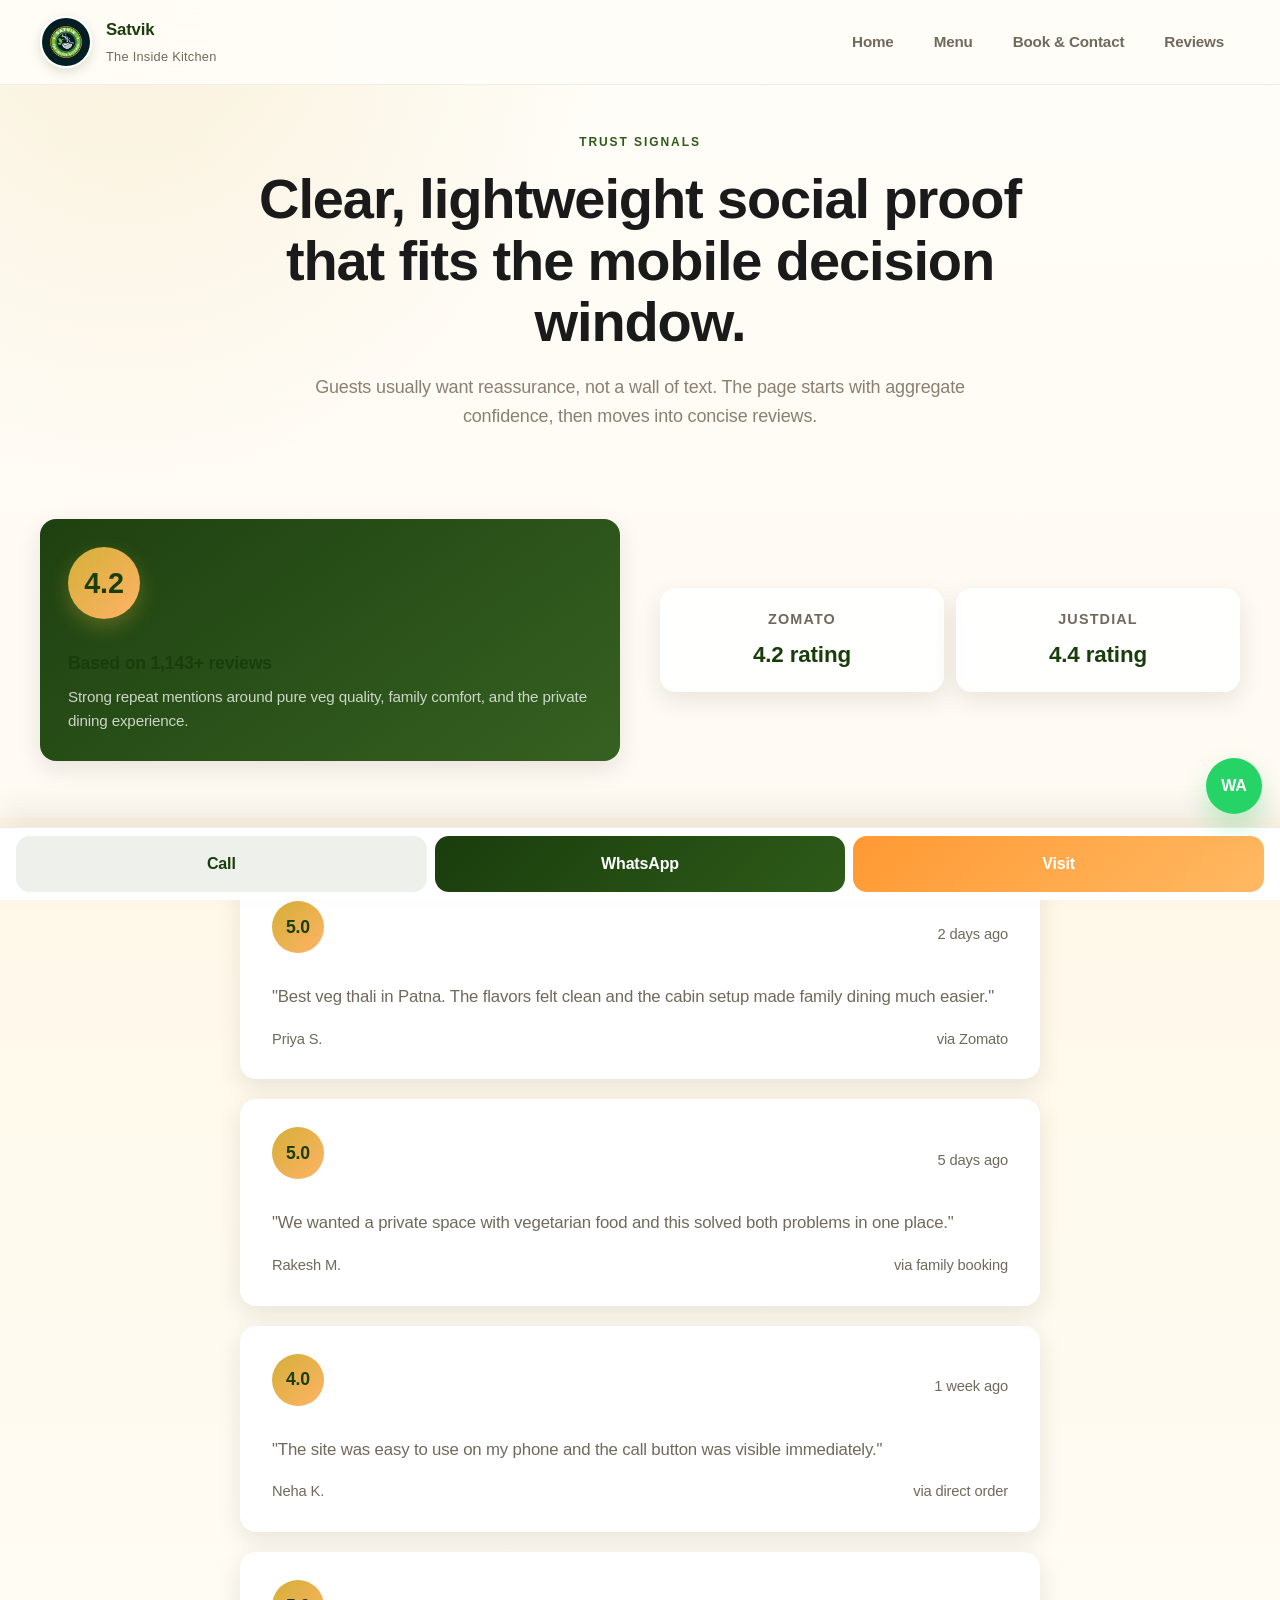
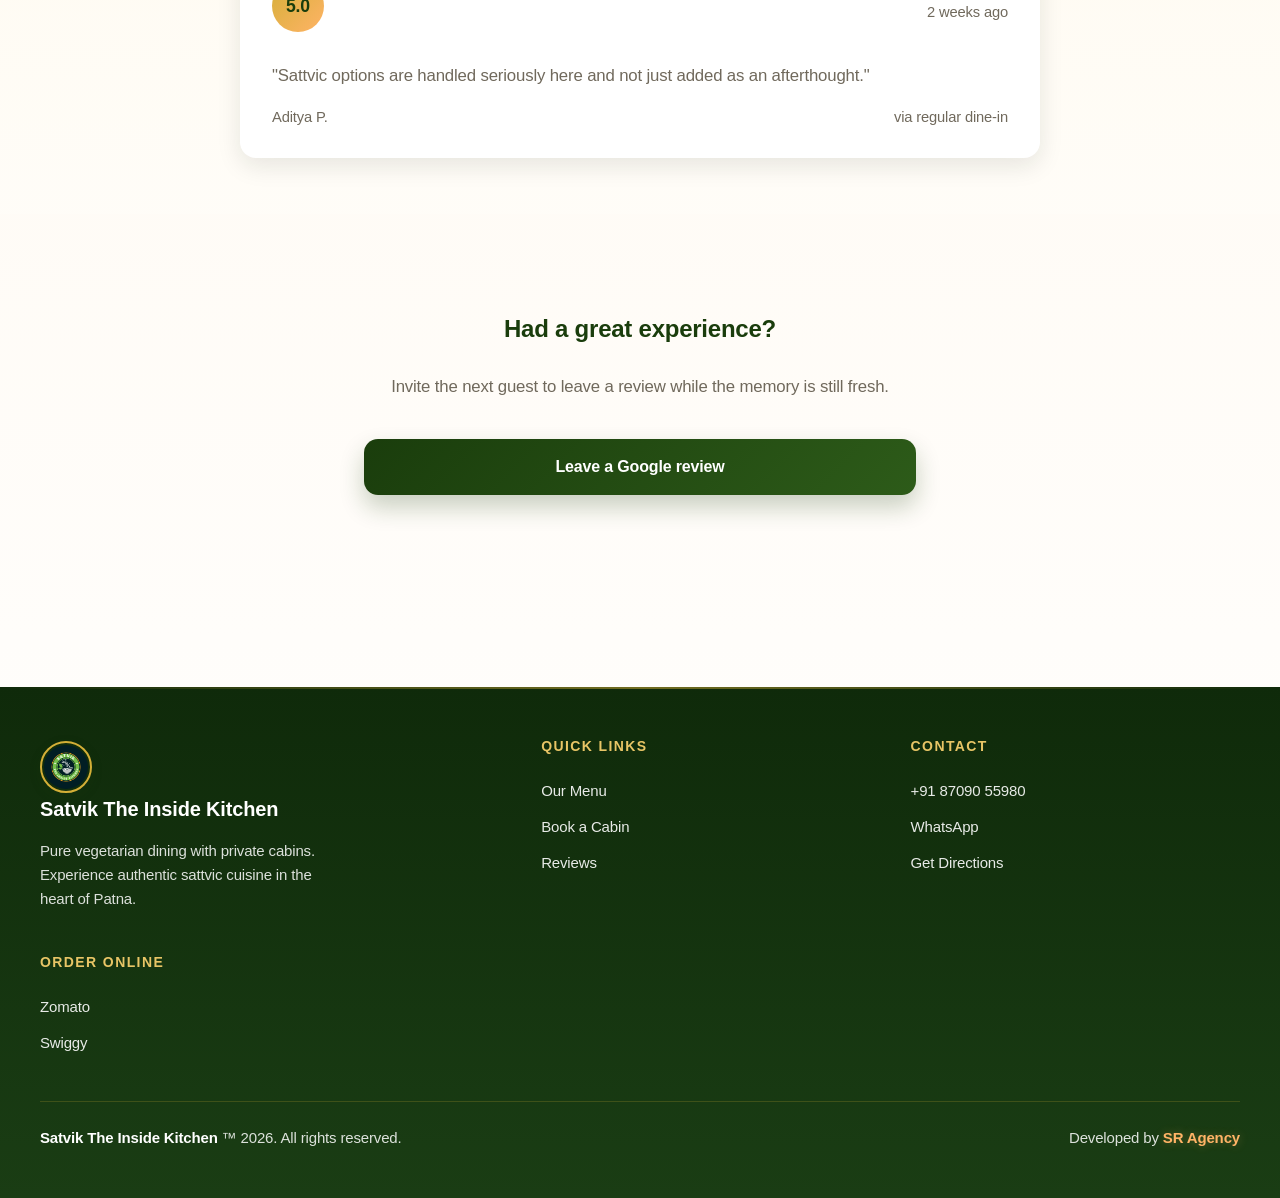
<file: reviews.html>
<!DOCTYPE html>
<html lang="en">
<head>
  <meta charset="UTF-8">
  <meta name="viewport" content="width=device-width, initial-scale=1.0, maximum-scale=5.0, user-scalable=yes">
  <title>Reviews | Satvik The Inside Kitchen</title>
  <meta name="description" content="Read customer reviews and restaurant trust signals for Satvik The Inside Kitchen in Patna.">
  <link rel="manifest" href="manifest.json">
  <link rel="stylesheet" href="assets/css/styles.css">
</head>
<body data-page="reviews">
  <header class="site-header">
    <div class="container nav-row">
      <a class="brand" href="index.html">
        <img src="assets/img/logo.jpg" alt="Satvik logo" width="52" height="52">
        <span class="brand-copy">
          <strong>Satvik</strong>
          <span>The Inside Kitchen</span>
        </span>
      </a>
      <button class="menu-toggle" type="button" aria-expanded="false" aria-controls="mobile-menu">
        <span></span>
        <span></span>
        <span></span>
        <span class="sr-only">Open navigation</span>
      </button>
      <nav class="desktop-nav" aria-label="Primary">
        <a href="index.html">Home</a>
        <a href="menu.html">Menu</a>
        <a href="cabins.html">Book & Contact</a>
        <a href="reviews.html">Reviews</a>
      </nav>
    </div>
    <div class="mobile-menu" id="mobile-menu" hidden>
      <div class="mobile-menu__panel">
        <div class="mobile-menu__top">
          <p class="eyebrow">Quick access</p>
          <button class="menu-close" type="button" aria-label="Close navigation">Close</button>
        </div>
        <nav class="mobile-menu__links" aria-label="Mobile">
          <a href="index.html">Home</a>
          <a href="menu.html">Menu</a>
          <a href="cabins.html">Book Cabins</a>
          <a href="reviews.html">Reviews</a>
        </nav>
      </div>
    </div>
  </header>

  <main class="page-main">
    <section class="page-hero page-hero--compact">
      <div class="container">
        <p class="eyebrow">Trust signals</p>
        <h1>Clear, lightweight social proof that fits the mobile decision window.</h1>
        <p class="lead">Guests usually want reassurance, not a wall of text. The page starts with aggregate confidence, then moves into concise reviews.</p>
      </div>
    </section>

    <section class="section">
      <div class="container split-grid">
        <article class="summary-card">
          <span class="summary-score">4.2</span>
          <h2>Based on 1,143+ reviews</h2>
          <p>Strong repeat mentions around pure veg quality, family comfort, and the private dining experience.</p>
        </article>
        <div class="platform-grid">
          <article class="info-card">
            <h2>Zomato</h2>
            <p>4.2 rating</p>
          </article>
          <article class="info-card">
            <h2>Justdial</h2>
            <p>4.4 rating</p>
          </article>
        </div>
      </div>
    </section>

    <section class="section section-cream">
      <div class="container reviews-stack">
        <article class="info-card review-card review-card--full">
          <div class="review-meta"><strong>5.0</strong><span>2 days ago</span></div>
          <p>"Best veg thali in Patna. The flavors felt clean and the cabin setup made family dining much easier."</p>
          <div class="review-source"><span>Priya S.</span><span>via Zomato</span></div>
        </article>
        <article class="info-card review-card review-card--full">
          <div class="review-meta"><strong>5.0</strong><span>5 days ago</span></div>
          <p>"We wanted a private space with vegetarian food and this solved both problems in one place."</p>
          <div class="review-source"><span>Rakesh M.</span><span>via family booking</span></div>
        </article>
        <article class="info-card review-card review-card--full">
          <div class="review-meta"><strong>4.0</strong><span>1 week ago</span></div>
          <p>"The site was easy to use on my phone and the call button was visible immediately."</p>
          <div class="review-source"><span>Neha K.</span><span>via direct order</span></div>
        </article>
        <article class="info-card review-card review-card--full">
          <div class="review-meta"><strong>5.0</strong><span>2 weeks ago</span></div>
          <p>"Sattvic options are handled seriously here and not just added as an afterthought."</p>
          <div class="review-source"><span>Aditya P.</span><span>via regular dine-in</span></div>
        </article>
      </div>
    </section>

    <section class="section">
      <div class="container centered-panel">
        <h2>Had a great experience?</h2>
        <p>Invite the next guest to leave a review while the memory is still fresh.</p>
        <a class="btn btn-primary" href="https://maps.app.goo.gl/a57dWRMNnk5Z7AGJ7" target="_blank" rel="noreferrer">Leave a Google review</a>
      </div>
    </section>
  </main>

    <footer class="site-footer">
      <div class="container">
        <div class="footer-grid">
          <div>
            <a class="brand brand-footer" href="index.html">
              <img src="assets/img/logo.jpg" alt="" width="48" height="48">
              <div>
                <h3>Satvik The Inside Kitchen</h3>
              </div>
            </a>
            <p class="footer-description">Pure vegetarian dining with private cabins. Experience authentic sattvic cuisine in the heart of Patna.</p>
          </div>
          <div>
            <h2>Quick Links</h2>
            <a href="menu.html">Our Menu</a>
            <a href="cabins.html">Book a Cabin</a>
            <a href="reviews.html">Reviews</a>
          </div>
          <div>
            <h2>Contact</h2>
            <a href="tel:+918709055980">+91 87090 55980</a>
            <a href="https://wa.me/918709055980" target="_blank" rel="noreferrer">WhatsApp</a>
            <a href="https://maps.app.goo.gl/a57dWRMNnk5Z7AGJ7" target="_blank" rel="noreferrer">Get Directions</a>
          </div>
          <div>
            <h2>Order Online</h2>
            <a href="https://www.zomato.com/search?query=Satvik%20The%20Inside%20Kitchen%20Patna" target="_blank" rel="noreferrer">Zomato</a>
            <a href="https://www.swiggy.com/search?query=Satvik%20The%20Inside%20Kitchen" target="_blank" rel="noreferrer">Swiggy</a>
          </div>
        </div>
        <div class="footer-bottom">
          <p class="footer-trademark"><strong>Satvik The Inside Kitchen</strong> &trade; 2026. All rights reserved.</p>
          <p class="footer-developer">Developed by <span class="highlight">SR Agency</span></p>
        </div>
      </div>
    </footer>

  <div class="bottom-action-bar" aria-label="Quick actions">
    <a href="tel:+918709055980">Call</a>
    <a class="is-primary" href="https://wa.me/918709055980?text=Hi%2C%20I%20want%20to%20ask%20about%20Satvik." target="_blank" rel="noreferrer">WhatsApp</a>
    <a class="is-accent" href="cabins.html">Visit</a>
  </div>
  <a class="whatsapp-fab" href="https://wa.me/918709055980?text=Hi%2C%20I%20want%20to%20ask%20about%20Satvik." target="_blank" rel="noreferrer" aria-label="Chat on WhatsApp">WA</a>
  <script src="assets/js/app.js" defer></script>
</body>
</html>
</file>
<file: assets/css/styles.css>
:root {
  --green-900: #1a3d0c;
  --green-800: #234a12;
  --green-700: #2d5b19;
  --green-600: #3a6b22;
  --saffron-500: #ff9933;
  --saffron-400: #ffb366;
  --gold-600: #b8941f;
  --gold-500: #d4af37;
  --gold-400: #e8c566;
  --cream-100: #fff8e7;
  --stone-100: #f7f4ee;
  --stone-200: #ece5d8;
  --stone-400: #8a8072;
  --stone-500: #70695c;
  --text-900: #1a1a1a;
  --text-800: #2c2c2c;
  --text-700: #404040;
  --white: #ffffff;
  --shadow-soft: 0 16px 40px rgba(23, 32, 14, 0.14);
  --shadow-card: 0 8px 24px rgba(22, 28, 16, 0.1);
  --shadow-elevated: 0 20px 48px rgba(23, 32, 14, 0.18);
  --radius-sm: 12px;
  --radius-md: 16px;
  --radius-lg: 24px;
  --radius-full: 999px;
  --max-width: 1200px;
  --header-height: 84px;
  --action-bar-height: calc(72px + env(safe-area-inset-bottom, 0px));
}

*,
*::before,
*::after {
  box-sizing: border-box;
}

html {
  scroll-behavior: smooth;
}

body {
  margin: 0;
  font-family: 'Inter', -apple-system, BlinkMacSystemFont, "Segoe UI", Roboto, Oxygen, Ubuntu, sans-serif;
  font-size: 16px;
  line-height: 1.6;
  letter-spacing: -0.01em;
  color: var(--text-900);
  background:
    radial-gradient(circle at 10% 0%, rgba(212, 175, 55, 0.15), transparent 30rem),
    radial-gradient(circle at 90% 100%, rgba(26, 61, 12, 0.04), transparent 25rem),
    linear-gradient(180deg, #fffdf8 0%, #fff9f0 40%, #ffffff 100%);
  min-height: 100vh;
  -webkit-font-smoothing: antialiased;
  -moz-osx-font-smoothing: grayscale;
}

body.menu-open {
  overflow: hidden;
}

img {
  display: block;
  max-width: 100%;
  height: auto;
}

a {
  color: inherit;
  text-decoration: none;
}

button,
input,
select,
textarea {
  font: inherit;
}

button {
  cursor: pointer;
}

.sr-only {
  position: absolute;
  width: 1px;
  height: 1px;
  padding: 0;
  margin: -1px;
  overflow: hidden;
  clip: rect(0 0 0 0);
  white-space: nowrap;
  border: 0;
}

.container {
  width: min(100% - 32px, var(--max-width));
  margin: 0 auto;
}

.stack {
  display: grid;
  gap: 16px;
}

.site-header {
  position: sticky;
  top: 0;
  z-index: 30;
  backdrop-filter: blur(20px);
  background: rgba(255, 253, 248, 0.92);
  border-bottom: 1px solid rgba(112, 105, 92, 0.1);
}

.nav-row {
  min-height: var(--header-height);
  display: flex;
  align-items: center;
  justify-content: space-between;
  gap: 20px;
}

.brand {
  display: inline-flex;
  align-items: center;
  gap: 14px;
  min-height: 52px;
  text-decoration: none;
}

.brand img {
  width: 52px;
  height: 52px;
  border-radius: 50%;
  object-fit: cover;
  box-shadow: 0 4px 12px rgba(26, 61, 12, 0.15);
  border: 2px solid rgba(255, 255, 255, 0.8);
  transition: transform 0.2s ease, box-shadow 0.2s ease;
}

.brand:hover img {
  transform: scale(1.05);
  box-shadow: 0 6px 20px rgba(26, 61, 12, 0.2);
}

.brand-copy {
  display: grid;
  gap: 3px;
}

.brand-copy strong {
  font-size: 1.05rem;
  font-weight: 700;
  letter-spacing: -0.01em;
  color: var(--green-900);
}

.brand-copy span {
  font-size: 0.8rem;
  color: var(--stone-500);
  font-weight: 500;
  letter-spacing: 0.02em;
}

.menu-toggle,
.menu-close {
  min-width: 48px;
  min-height: 48px;
  border-radius: 999px;
  border: 1px solid rgba(26, 61, 12, 0.12);
  background: rgba(255, 255, 255, 0.94);
}

.menu-toggle {
  display: inline-grid;
  place-items: center;
  gap: 4px;
  padding: 10px;
}

.menu-toggle span:not(.sr-only) {
  width: 18px;
  height: 2px;
  border-radius: 999px;
  background: var(--green-900);
}

.desktop-nav {
  display: none;
  align-items: center;
  gap: 8px;
}

.desktop-nav a {
  color: var(--stone-500);
  font-weight: 600;
  font-size: 0.95rem;
  padding: 10px 16px;
  border-radius: var(--radius-full);
  transition: all 0.2s ease;
  position: relative;
}

.desktop-nav a:hover,
.desktop-nav a:focus-visible {
  color: var(--green-700);
  background: rgba(26, 61, 12, 0.06);
}

.desktop-nav a[href="/index.html"]:hover,
.desktop-nav a[href="/menu.html"]:hover,
.desktop-nav a[href="/cabins.html"]:hover,
.desktop-nav a[href="/reviews.html"]:hover {
  color: var(--green-900);
}

body[data-page="home"] .desktop-nav a[href="/index.html"],
body[data-page="menu"] .desktop-nav a[href="/menu.html"],
body[data-page="cabins"] .desktop-nav a[href="/cabins.html"],
body[data-page="reviews"] .desktop-nav a[href="/reviews.html"] {
  color: var(--green-900);
  background: rgba(26, 61, 12, 0.1);
  font-weight: 700;
}

.mobile-menu {
  position: fixed;
  inset: 0;
  background: rgba(24, 30, 20, 0.38);
  z-index: 50;
}

.mobile-menu__panel {
  margin-left: auto;
  width: min(100%, 380px);
  min-height: 100%;
  padding: 24px 20px calc(112px + env(safe-area-inset-bottom, 0px));
  background:
    linear-gradient(180deg, rgba(255, 255, 255, 0.98), rgba(255, 248, 231, 0.95));
  box-shadow: -24px 0 48px rgba(14, 18, 8, 0.16);
  display: grid;
  align-content: start;
  gap: 24px;
}

.mobile-menu__top {
  display: flex;
  align-items: center;
  justify-content: space-between;
}

.mobile-menu__links,
.mobile-menu__actions,
.mobile-menu__meta {
  display: grid;
  gap: 12px;
}

.mobile-menu__links a {
  min-height: 52px;
  display: flex;
  align-items: center;
  padding: 0 16px;
  border-radius: var(--radius-sm);
  background: rgba(255, 255, 255, 0.7);
  font-weight: 700;
}

.mobile-menu__meta {
  color: var(--stone-500);
  font-size: 0.94rem;
}

.eyebrow {
  margin: 0;
  color: var(--green-700);
  font-size: 0.75rem;
  font-weight: 700;
  letter-spacing: 0.16em;
  text-transform: uppercase;
  font-family: inherit;
}

.hero,
.page-hero {
  padding: 24px 0 16px;
}

.hero-grid,
.split-grid {
  display: grid;
  gap: 24px;
}

.hero-copy {
  padding: 8px 0 0;
}

.hero-copy h1,
.page-hero h1 {
  margin: 16px 0 20px;
  font-size: clamp(2rem, 5vw, 3.5rem);
  line-height: 1.1;
  letter-spacing: -0.02em;
  font-weight: 700;
  color: var(--text-900);
}

.lead {
  margin: 0;
  color: var(--stone-400);
  font-size: 1.125rem;
  line-height: 1.6;
  font-weight: 400;
  max-width: 65ch;
}

.hero-media,
.media-card,
.map-card,
.location-panel,
.form-panel,
.summary-card,
.info-card,
.dish-card,
.action-card {
  border-radius: var(--radius-md);
  box-shadow: var(--shadow-card);
  background: rgba(255, 255, 255, 0.9);
}

.hero-media {
  overflow: hidden;
  padding: 12px;
  background:
    linear-gradient(145deg, rgba(26, 61, 12, 0.1), rgba(255, 153, 51, 0.14)),
    var(--white);
}

.trust-badges,
.quick-strip,
.hero-actions,
.location-actions {
  display: flex;
  flex-wrap: wrap;
  gap: 10px;
}

.trust-badges {
  margin: 24px 0 18px;
}

.trust-badges span,
.quick-strip a {
  min-height: 40px;
  display: inline-flex;
  align-items: center;
  padding: 0 14px;
  border-radius: 999px;
  background: rgba(255, 255, 255, 0.86);
  border: 1px solid rgba(26, 61, 12, 0.1);
  font-size: 0.93rem;
  font-weight: 600;
}

.quick-strip {
  margin-top: 18px;
}

.btn {
  min-height: 56px;
  width: 100%;
  padding: 14px 18px;
  border-radius: 14px;
  border: 0;
  display: inline-flex;
  justify-content: center;
  align-items: center;
  gap: 8px;
  font-weight: 800;
  text-align: center;
  transition: transform 0.18s ease, box-shadow 0.18s ease;
}

.btn:active {
  transform: scale(0.98);
}

.btn-primary {
  background: linear-gradient(135deg, var(--green-900), var(--green-700));
  color: var(--white);
  box-shadow: 0 12px 24px rgba(26, 61, 12, 0.24);
}

.btn-secondary {
  background: var(--white);
  color: var(--green-900);
  border: 2px solid rgba(26, 61, 12, 0.16);
}

.btn-accent {
  background: linear-gradient(135deg, var(--saffron-500), #ffb861);
  color: var(--white);
  box-shadow: 0 12px 24px rgba(255, 153, 51, 0.24);
}

.btn-small {
  min-height: 40px;
  width: auto;
  padding: 8px 14px;
  border-radius: 10px;
  font-size: 0.95rem;
}

.section {
  padding: 28px 0;
}

.section-cream {
  background: linear-gradient(180deg, rgba(255, 248, 231, 0.9), rgba(255, 253, 248, 0.7));
}

.section-heading {
  padding-bottom: 20px;
  text-align: center;
}

.section-heading h2 {
  margin: 12px 0 0;
  font-size: clamp(1.4rem, 4vw, 1.8rem);
  font-weight: 700;
  color: var(--green-900);
  letter-spacing: -0.01em;
}

h2 {
  font-size: clamp(1.3rem, 3vw, 1.6rem);
  font-weight: 700;
  color: var(--green-900);
  letter-spacing: -0.01em;
  margin: 0 0 12px;
}

h3 {
  font-size: 1.15rem;
  font-weight: 600;
  color: var(--text-900);
  margin: 0 0 8px;
}

p {
  margin: 0 0 16px;
  color: var(--text-700);
}

.page-hero--compact {
  padding: 32px 0 24px;
  text-align: center;
}

.page-hero--compact h1 {
  max-width: 800px;
  margin-left: auto;
  margin-right: auto;
}

.page-hero--compact .lead {
  margin-left: auto;
  margin-right: auto;
}

.scroller {
  display: grid;
  grid-auto-flow: column;
  grid-auto-columns: minmax(76%, 1fr);
  gap: 16px;
  overflow-x: auto;
  overscroll-behavior-x: contain;
  scroll-snap-type: x mandatory;
  padding-bottom: 6px;
  scrollbar-width: none;
}

.scroller::-webkit-scrollbar {
  display: none;
}

.scroller > * {
  scroll-snap-align: start;
}

.stats-strip {
  padding-bottom: 8px;
}

.stat-card,
.feature-card,
.review-card,
.summary-card,
.centered-panel {
  padding: 20px;
}

.stat-card strong {
  display: block;
  font-size: 1.5rem;
  color: var(--green-900);
}

.stat-card span {
  color: var(--stone-500);
}

.info-card h2,
.info-card h3,
.dish-card h3,
.location-panel__body h3 {
  margin: 0 0 8px;
  font-size: 1.18rem;
}

.info-card p,
.dish-card p,
.review-card p,
.location-panel__body p,
.summary-card p,
.centered-panel p {
  margin: 0;
  color: var(--stone-500);
}

.dish-card {
  overflow: hidden;
}

.dish-card img {
  aspect-ratio: 4 / 3;
  object-fit: cover;
  width: 100%;
}

.dish-card__body,
.location-panel__body,
.map-card,
.form-panel,
.summary-card,
.centered-panel {
  padding: 20px;
}

.price {
  color: var(--green-900);
  font-weight: 800;
  margin: 10px 0;
}

.review-card strong,
.summary-score {
  display: inline-flex;
  min-width: 52px;
  min-height: 52px;
  align-items: center;
  justify-content: center;
  border-radius: 999px;
  background: rgba(212, 175, 55, 0.18);
  color: var(--green-900);
  margin-bottom: 14px;
  font-size: 1.1rem;
}

.review-card span,
.review-source span,
.review-meta span {
  color: var(--stone-500);
  font-size: 0.92rem;
}

.text-link {
  display: inline-flex;
  margin-top: 18px;
  color: var(--green-900);
  font-weight: 800;
}

.page-main {
  padding-bottom: calc(var(--action-bar-height) + 24px);
}

.page-hero--compact {
  padding-bottom: 10px;
}

.sticky-tabs {
  position: sticky;
  top: var(--header-height);
  z-index: 20;
  background: rgba(255, 251, 243, 0.92);
  backdrop-filter: blur(16px);
  border-bottom: 1px solid rgba(112, 105, 92, 0.12);
}

.tab-row {
  display: flex;
  gap: 10px;
  overflow-x: auto;
  padding: 12px 0;
  scrollbar-width: none;
}

.tab-row::-webkit-scrollbar {
  display: none;
}

.tab-link {
  min-height: 44px;
  padding: 0 16px;
  border-radius: 999px;
  border: 1px solid rgba(26, 61, 12, 0.12);
  background: var(--white);
  display: inline-flex;
  align-items: center;
  justify-content: center;
  font-weight: 700;
  white-space: nowrap;
}

.tab-link.is-active {
  background: var(--green-900);
  color: var(--white);
}

.menu-layout {
  display: grid;
  gap: 24px;
}

.menu-group {
  scroll-margin-top: 144px;
}

.menu-group__header {
  margin-bottom: 14px;
}

.menu-group__header h2 {
  margin: 0 0 8px;
  font-size: 1.5rem;
}

.menu-group__header p {
  margin: 0;
  color: var(--stone-500);
}

.menu-items {
  display: grid;
  gap: 12px;
}

.menu-item {
  display: flex;
  gap: 12px;
  align-items: stretch;
  padding: 14px;
  border-radius: 18px;
  background: rgba(255, 255, 255, 0.92);
  box-shadow: var(--shadow-card);
}

.menu-item img {
  width: 88px;
  height: 88px;
  flex-shrink: 0;
  border-radius: 14px;
}

.menu-item h3 {
  margin: 0 0 6px;
  font-size: 1.05rem;
}

.menu-item p {
  margin: 0 0 10px;
  color: var(--stone-500);
  font-size: 0.95rem;
}

.menu-item__footer {
  display: flex;
  align-items: center;
  justify-content: space-between;
  gap: 12px;
}

.menu-item__footer strong {
  font-size: 1.12rem;
  color: var(--green-900);
}

.is-hidden {
  display: none;
}

.btn-show-more {
  margin-top: 14px;
}

.menu-cta {
  position: sticky;
  bottom: calc(var(--action-bar-height) + 16px);
  align-self: start;
  display: grid;
  gap: 14px;
  padding: 20px;
  border-radius: var(--radius-md);
  background: linear-gradient(180deg, rgba(26, 61, 12, 0.95), rgba(45, 91, 25, 0.93));
  color: var(--white);
  box-shadow: var(--shadow-soft);
}

.menu-cta h2,
.menu-cta p {
  margin: 0;
}

.features-grid,
.platform-grid,
.footer-grid {
  display: grid;
  gap: 16px;
}

.gallery-rail img,
.gallery-grid img,
.map-card img,
.location-panel img {
  width: 100%;
  border-radius: 20px;
}

.gallery-grid {
  display: grid;
  grid-template-columns: repeat(2, minmax(0, 1fr));
  gap: 8px;
}

.gallery-item {
  padding: 0;
  border: 0;
  background: transparent;
  border-radius: 16px;
  overflow: hidden;
  box-shadow: var(--shadow-card);
}

.gallery-item[hidden] {
  display: none;
}

.lightbox {
  position: fixed;
  inset: 0;
  z-index: 80;
  background: rgba(14, 16, 11, 0.9);
  display: grid;
  place-items: center;
  padding: 20px;
}

.lightbox img {
  max-width: min(100%, 720px);
  max-height: 80vh;
  border-radius: 20px;
}

.lightbox__close {
  position: absolute;
  top: 20px;
  right: 20px;
  min-height: 48px;
  padding: 0 16px;
  border-radius: 999px;
  border: 0;
  background: rgba(255, 255, 255, 0.14);
  color: var(--white);
}

.summary-card {
  background: linear-gradient(145deg, rgba(26, 61, 12, 0.98), rgba(45, 91, 25, 0.96));
  color: var(--white);
}

.summary-card p {
  color: rgba(255, 255, 255, 0.76);
}

.summary-score {
  background: rgba(255, 255, 255, 0.14);
  color: var(--white);
  width: 72px;
  height: 72px;
  font-size: 1.6rem;
}

.review-meta,
.review-source {
  display: flex;
  align-items: center;
  justify-content: space-between;
  gap: 12px;
}

.review-card--full p {
  margin: 16px 0;
  line-height: 1.7;
  font-size: 1.05rem;
}

.reviews-stack {
  display: grid;
  gap: 16px;
  max-width: 800px;
  margin: 0 auto;
}

.review-card {
  padding: 24px;
  background: var(--white);
  border-radius: var(--radius-md);
  box-shadow: var(--shadow-card);
  transition: transform 0.2s ease, box-shadow 0.2s ease;
}

.review-card:hover {
  transform: translateY(-2px);
  box-shadow: var(--shadow-soft);
}

.review-card strong {
  background: linear-gradient(135deg, var(--gold-500), var(--saffron-400));
  color: var(--green-900);
  font-weight: 700;
}

.platform-grid {
  display: grid;
  gap: 12px;
}

.platform-grid .info-card {
  padding: 20px;
  text-align: center;
  display: flex;
  flex-direction: column;
  align-items: center;
  justify-content: center;
  min-height: 100px;
}

.platform-grid .info-card h2 {
  font-size: 0.9rem;
  color: var(--stone-500);
  margin: 0 0 6px;
  font-weight: 600;
  text-transform: uppercase;
  letter-spacing: 0.08em;
}

.platform-grid .info-card p {
  font-size: 1.4rem;
  font-weight: 700;
  color: var(--green-900);
  margin: 0;
}

.summary-card {
  padding: 28px;
  display: flex;
  flex-direction: column;
  justify-content: center;
}

.summary-card h2 {
  font-size: 1.1rem;
  margin: 16px 0 8px;
  font-weight: 600;
}

.summary-card p {
  font-size: 0.95rem;
  line-height: 1.6;
}

.summary-score {
  background: linear-gradient(135deg, var(--gold-500), var(--saffron-400));
  color: var(--green-900);
  width: 72px;
  height: 72px;
  font-size: 1.8rem;
  font-weight: 700;
  box-shadow: 0 8px 20px rgba(212, 175, 55, 0.3);
}

.centered-panel {
  text-align: center;
  padding: 40px 24px;
  max-width: 600px;
  margin: 0 auto;
}

.centered-panel h2 {
  font-size: 1.5rem;
  margin-bottom: 12px;
  color: var(--green-900);
}

.centered-panel p {
  color: var(--stone-500);
  margin-bottom: 24px;
  font-size: 1.05rem;
}

.map-card {
  position: relative;
  padding: 16px;
}

.map-card__cta {
  margin-top: 16px;
}

.action-card {
  min-height: 72px;
  padding: 18px 20px;
  display: grid;
  gap: 4px;
}

.action-card strong {
  font-size: 1.06rem;
}

.action-card span {
  color: var(--stone-500);
}

.form-panel {
  padding: 24px 20px;
}

.booking-form,
.contact-form {
  display: grid;
  gap: 14px;
}

.booking-form label,
.contact-form label {
  display: grid;
  gap: 8px;
}

.booking-form span,
.contact-form span {
  font-size: 0.92rem;
  font-weight: 700;
}

input,
select,
textarea {
  width: 100%;
  min-height: 56px;
  padding: 14px 16px;
  border-radius: 14px;
  border: 2px solid rgba(112, 105, 92, 0.16);
  background: var(--white);
  color: var(--text-900);
}

textarea {
  resize: vertical;
  min-height: 120px;
}

input:focus,
select:focus,
textarea:focus {
  outline: none;
  border-color: rgba(26, 61, 12, 0.5);
  box-shadow: 0 0 0 4px rgba(26, 61, 12, 0.1);
}

.form-note {
  margin: 0;
  color: var(--stone-500);
  font-size: 0.92rem;
}

.centered-panel {
  text-align: center;
  display: grid;
  gap: 14px;
}

.location-panel {
  overflow: hidden;
}

.site-footer {
  padding: 48px 0 calc(80px + env(safe-area-inset-bottom, 0px));
  background: linear-gradient(180deg, #0f2a0a 0%, #1a3d14 100%);
  color: #fff8f0;
  position: relative;
}

@media (min-width: 700px) {
  .site-footer {
    padding: 48px 0 48px;
  }
}

.site-footer::before {
  content: '';
  position: absolute;
  top: 0;
  left: 0;
  right: 0;
  height: 2px;
  background: linear-gradient(90deg, transparent, #d4af37, transparent);
  opacity: 0.5;
}

.site-footer p,
.site-footer a,
.site-footer h2,
.site-footer h3 {
  margin: 0;
}

.site-footer h2 {
  margin-bottom: 16px;
  font-size: 0.875rem;
  font-weight: 600;
  letter-spacing: 0.1em;
  text-transform: uppercase;
  color: #e8c566;
}

.site-footer h3 {
  font-family: var(--font-serif);
  font-size: 1.25rem;
  font-weight: 600;
  color: var(--white);
  margin-bottom: 8px;
}

.site-footer a {
  color: rgba(255, 255, 255, 0.9);
  text-decoration: none;
  font-size: 0.9375rem;
  transition: all 0.2s ease;
  display: block;
  padding: 6px 0;
}

.site-footer a:hover {
  color: var(--white);
  transform: translateX(4px);
}

.site-footer p {
  color: rgba(255, 255, 255, 0.85);
  font-size: 0.9375rem;
  line-height: 1.6;
}

.brand-footer {
  margin-bottom: 16px;
  display: flex;
  align-items: center;
  gap: 12px;
}

.brand-footer img {
  border-radius: 50%;
  border: 2px solid var(--gold-500);
  padding: 2px;
}

.footer-description {
  max-width: 280px;
  margin-top: 12px;
}

.footer-bottom {
  margin-top: 40px;
  padding-top: 24px;
  border-top: 1px solid rgba(212, 175, 55, 0.2);
  display: flex;
  flex-direction: column;
  gap: 12px;
  text-align: center;
}

.footer-trademark {
  font-size: 0.875rem;
  color: rgba(255, 255, 255, 0.8);
}

.footer-trademark strong {
  color: var(--white);
  font-weight: 600;
}

.footer-developer {
  font-size: 0.8125rem;
  color: rgba(255, 255, 255, 0.7);
}

.footer-developer .highlight {
  color: #ffb366;
  font-weight: 700;
  text-shadow: 0 0 10px rgba(255, 179, 102, 0.3);
}

@media (min-width: 700px) {
  .footer-grid {
    grid-template-columns: 1.8fr 1fr 1fr 1fr;
    gap: 40px;
  }

  .footer-bottom {
    flex-direction: row;
    justify-content: space-between;
    align-items: center;
    text-align: left;
  }
}

.bottom-action-bar {
  position: fixed;
  left: 0;
  right: 0;
  bottom: 0;
  z-index: 60;
  display: grid;
  grid-template-columns: repeat(3, minmax(0, 1fr));
  gap: 8px;
  padding: 8px 16px calc(8px + env(safe-area-inset-bottom, 0px));
  background: rgba(255, 255, 255, 0.97);
  border-top: 1px solid rgba(112, 105, 92, 0.12);
  box-shadow: 0 -16px 32px rgba(20, 24, 14, 0.08);
}

.bottom-action-bar a {
  min-height: 56px;
  border-radius: 14px;
  display: grid;
  place-items: center;
  font-weight: 800;
  background: rgba(26, 61, 12, 0.08);
  color: var(--green-900);
}

.bottom-action-bar .is-primary {
  background: linear-gradient(135deg, var(--green-900), var(--green-700));
  color: var(--white);
}

.bottom-action-bar .is-accent {
  background: linear-gradient(135deg, var(--saffron-500), #ffb963);
  color: var(--white);
}

.whatsapp-fab {
  position: fixed;
  right: 18px;
  bottom: calc(var(--action-bar-height) + 14px);
  z-index: 61;
  width: 56px;
  height: 56px;
  border-radius: 999px;
  display: grid;
  place-items: center;
  background: #25d366;
  color: var(--white);
  font-weight: 900;
  box-shadow: 0 12px 24px rgba(37, 211, 102, 0.28);
  animation: fabPulse 0.9s ease-out 1;
}

@keyframes fabPulse {
  0% { transform: scale(0.88); opacity: 0.7; }
  70% { transform: scale(1.06); opacity: 1; }
  100% { transform: scale(1); }
}

@media (min-width: 700px) {
  .hero-actions,
  .location-actions {
    flex-wrap: nowrap;
  }

  .hero-actions .btn,
  .location-actions .btn {
    width: auto;
  }

  .scroller {
    grid-auto-columns: minmax(38%, 1fr);
  }

  .gallery-grid {
    grid-template-columns: repeat(3, minmax(0, 1fr));
  }

  .features-grid,
  .platform-grid {
    grid-template-columns: repeat(2, minmax(0, 1fr));
  }

  .footer-grid {
    grid-template-columns: 1.4fr 1fr 1fr;
  }
}

.contact-grid {
  display: grid;
  grid-template-columns: repeat(2, 1fr);
  gap: 16px;
}

.contact-card {
  display: flex;
  align-items: center;
  gap: 16px;
  padding: 20px;
  background: var(--white);
  border-radius: var(--radius-md);
  box-shadow: var(--shadow-card);
  transition: transform 0.2s ease, box-shadow 0.2s ease;
}

.contact-card:hover {
  transform: translateY(-2px);
  box-shadow: var(--shadow-soft);
}

.contact-icon {
  font-size: 1.5rem;
  width: 48px;
  height: 48px;
  display: grid;
  place-items: center;
  background: var(--cream-100);
  border-radius: var(--radius-sm);
}

.contact-info {
  display: grid;
  gap: 4px;
}

.contact-info strong {
  color: var(--green-900);
  font-size: 0.95rem;
}

.contact-info span {
  color: var(--stone-500);
  font-size: 0.85rem;
}

.location-card h2 {
  color: var(--green-900);
  margin-bottom: 16px;
}

.location-card .address {
  color: var(--text-900);
  line-height: 1.7;
  margin-bottom: 20px;
}

.location-card .hours h3 {
  color: var(--green-700);
  font-size: 0.95rem;
  margin-bottom: 8px;
}

.location-card .hours small {
  color: var(--stone-500);
}

.map-wrapper img {
  width: 100%;
  height: auto;
  border-radius: var(--radius-md);
  object-fit: cover;
}

.feature-highlight {
  text-align: center;
  padding: 28px 20px;
}

.feature-number {
  font-size: 2.5rem;
  font-weight: 700;
  color: var(--saffron-500);
  line-height: 1;
  margin-bottom: 12px;
}

.feature-highlight h3 {
  color: var(--green-900);
  margin-bottom: 8px;
  font-size: 1.1rem;
}

.form-grid {
  display: grid;
  grid-template-columns: 1fr;
  gap: 16px;
}

.form-full {
  grid-column: 1 / -1;
}

.btn-large {
  width: 100%;
  padding: 16px 24px;
  font-size: 1rem;
}

.contact-form-panel {
  max-width: 600px;
  margin: 0 auto;
}

@media (min-width: 600px) {
  .contact-grid {
    grid-template-columns: repeat(4, 1fr);
  }

  .form-grid {
    grid-template-columns: repeat(2, 1fr);
  }
}

@media (min-width: 700px) {
  .hero-actions,
  .location-actions {
    flex-wrap: nowrap;
  }

  .hero-actions .btn,
  .location-actions .btn {
    width: auto;
  }

  .scroller {
    grid-auto-columns: minmax(38%, 1fr);
  }

  .gallery-grid {
    grid-template-columns: repeat(3, minmax(0, 1fr));
  }

  .features-grid,
  .platform-grid {
    grid-template-columns: repeat(2, minmax(0, 1fr));
  }

  .footer-grid {
    grid-template-columns: 1.4fr 1fr 1fr;
  }

  .section {
    padding: 56px 0;
  }

  .page-hero--compact {
    padding: 48px 0 40px;
  }
}

@media (min-width: 900px) {
  .desktop-nav {
    display: inline-flex;
  }

  .menu-toggle {
    display: none;
  }

  .hero,
  .page-hero {
    padding: 48px 0 32px;
  }

  .hero-grid,
  .split-grid {
    grid-template-columns: repeat(2, minmax(0, 1fr));
    align-items: center;
    gap: 40px;
  }

  .split-grid--hero {
    grid-template-columns: 1.1fr 0.9fr;
  }

  .info-section {
    align-items: stretch;
  }

  .info-section .info-card {
    height: 100%;
  }

  .menu-layout {
    grid-template-columns: 1fr 320px;
    align-items: start;
  }

  .menu-group {
    grid-column: 1;
  }

  .menu-cta {
    grid-column: 2;
    grid-row: 1 / span 5;
  }

  .features-grid {
    grid-template-columns: repeat(4, minmax(0, 1fr));
  }

  .platform-grid {
    grid-template-columns: repeat(2, 1fr);
  }

  .scroller {
    grid-auto-columns: minmax(28%, 1fr);
  }

  .reviews-stack {
    gap: 20px;
  }

  .review-card {
    padding: 28px 32px;
  }

  .section-heading h2 {
    font-size: 1.9rem;
  }

  h2 {
    font-size: 1.6rem;
  }
}
</file>
